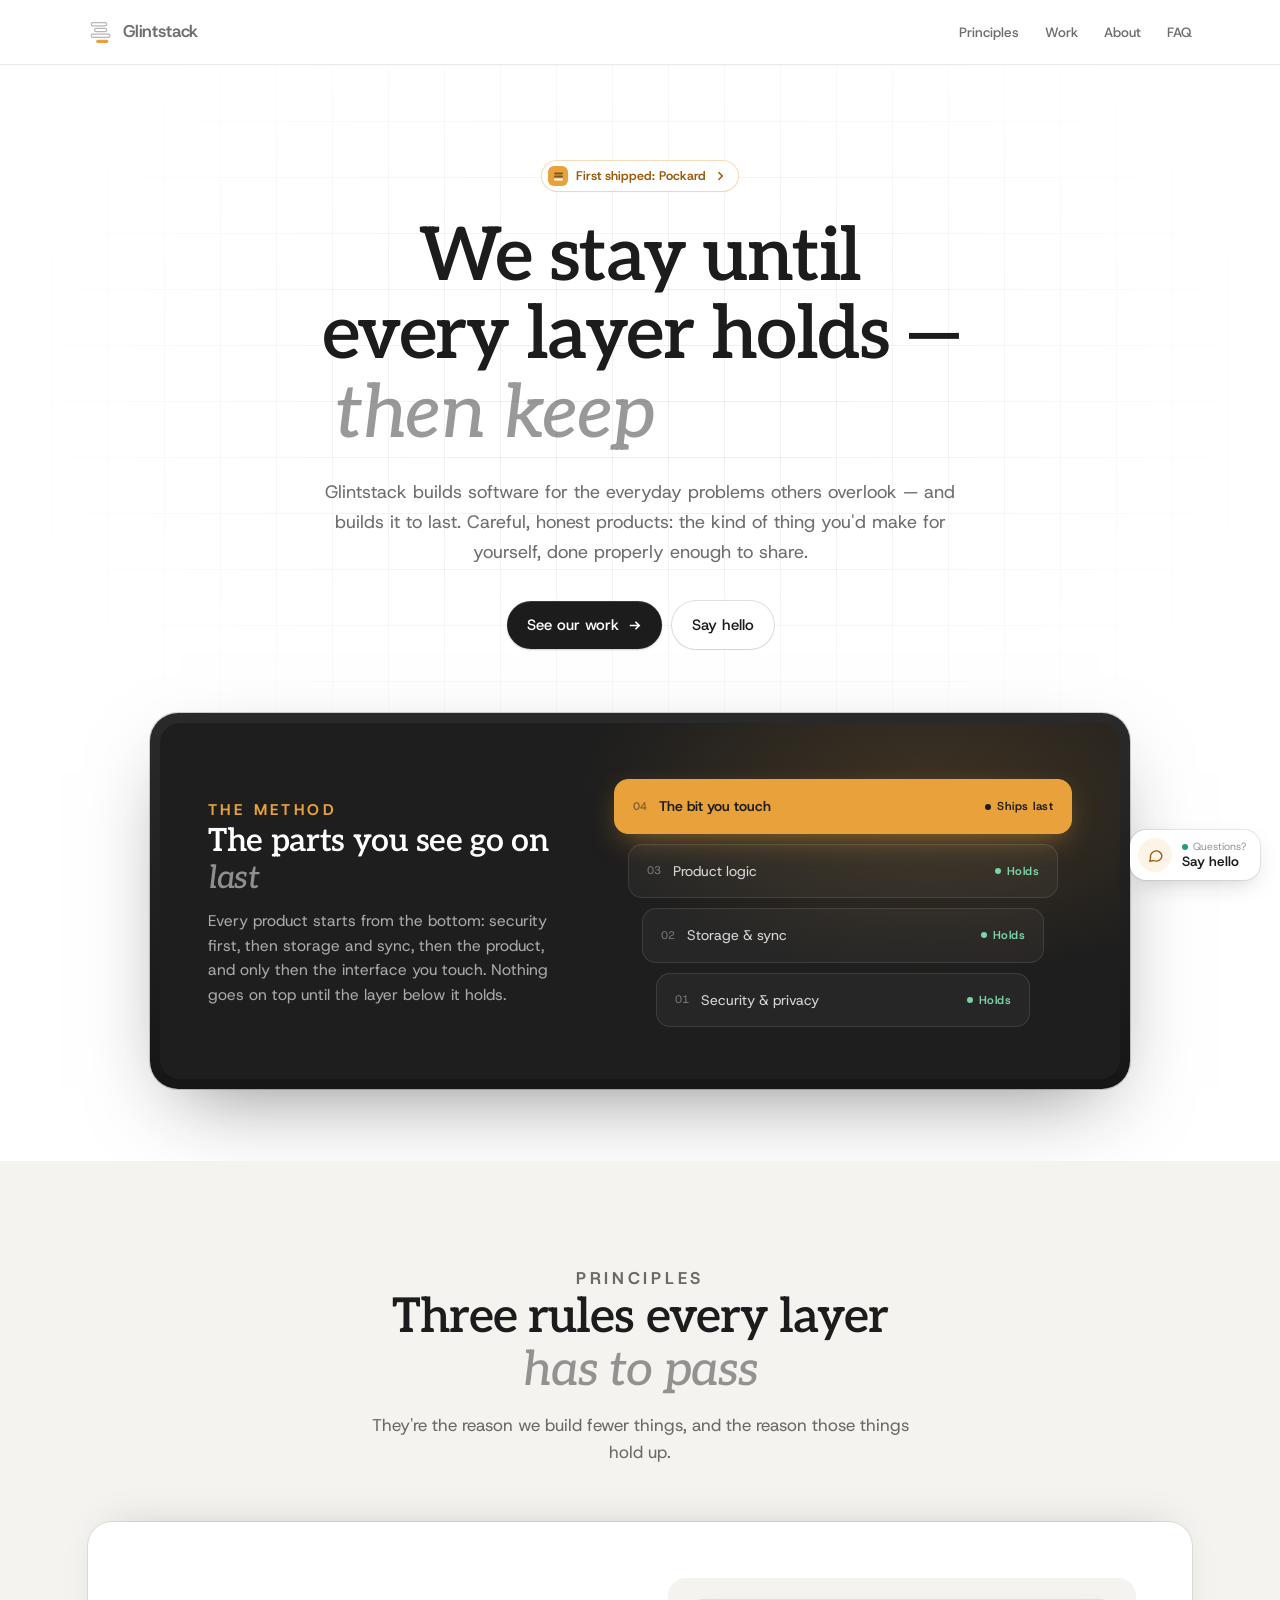
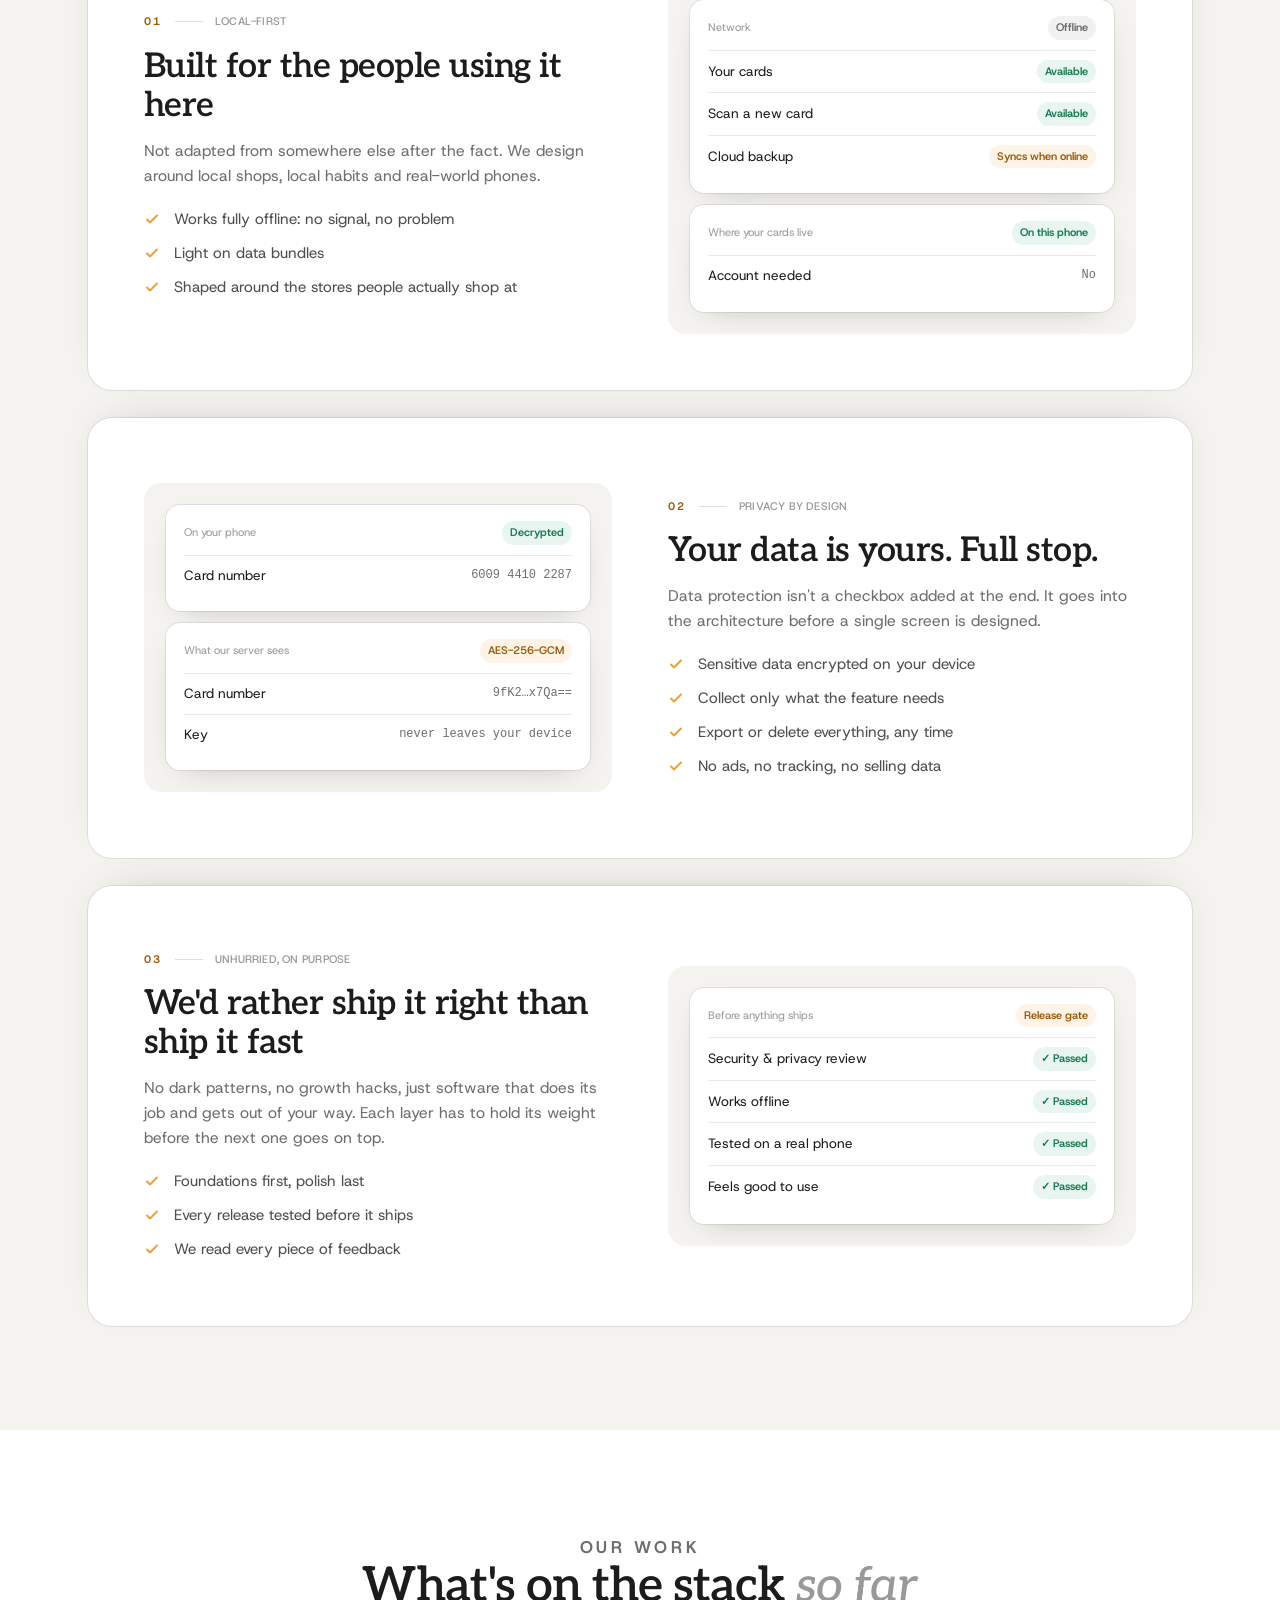
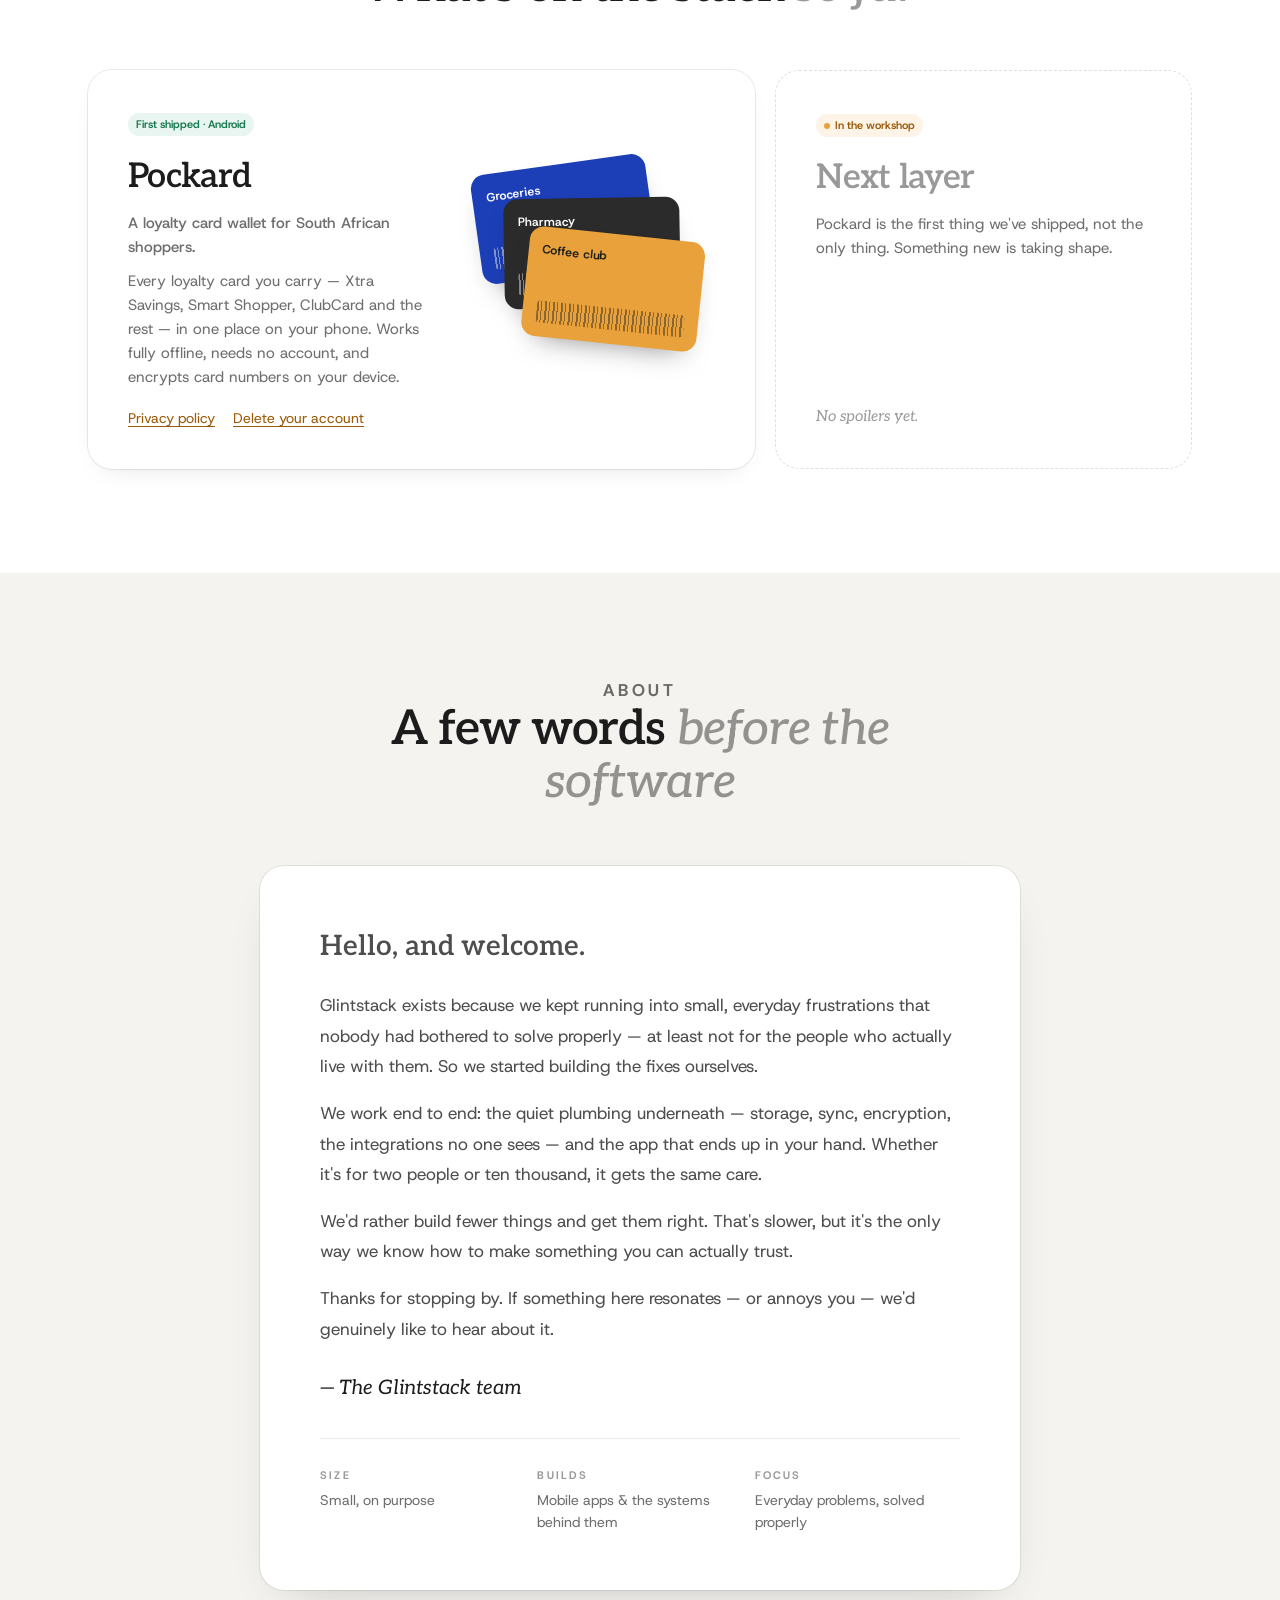
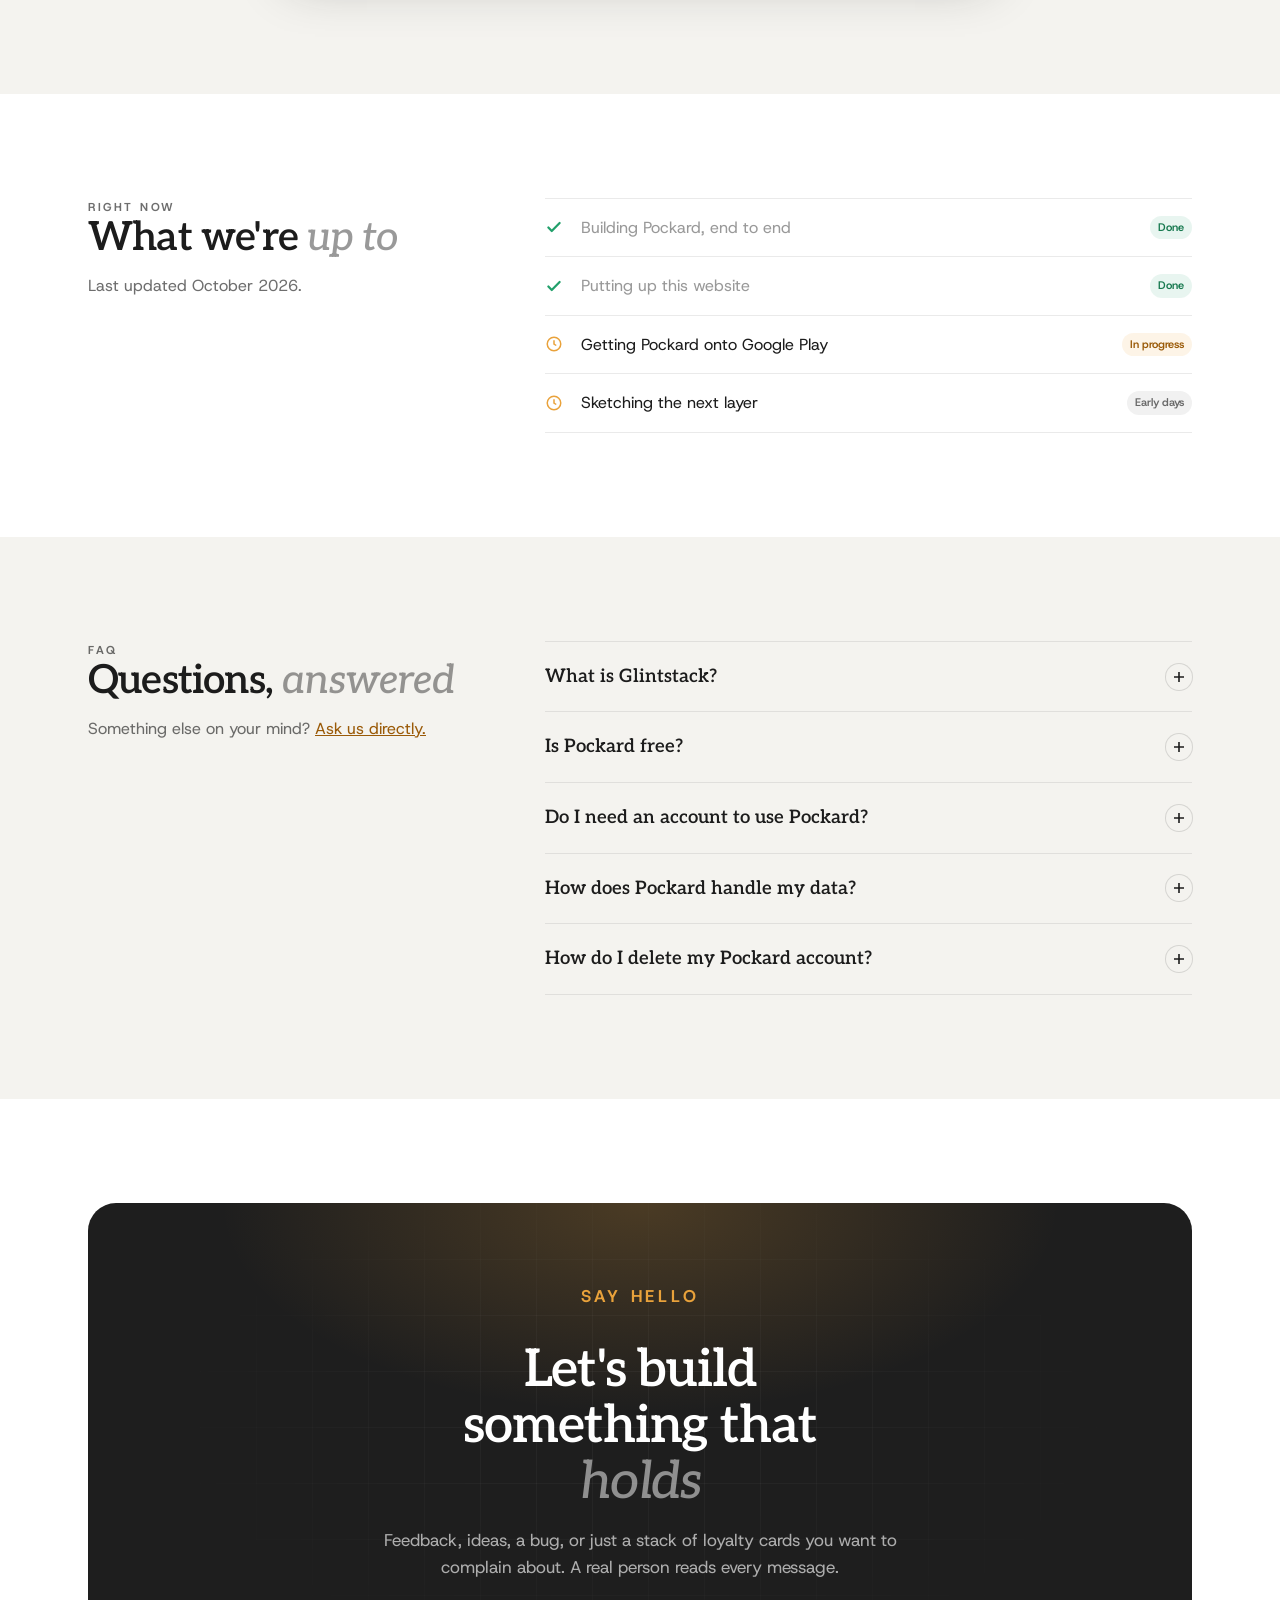
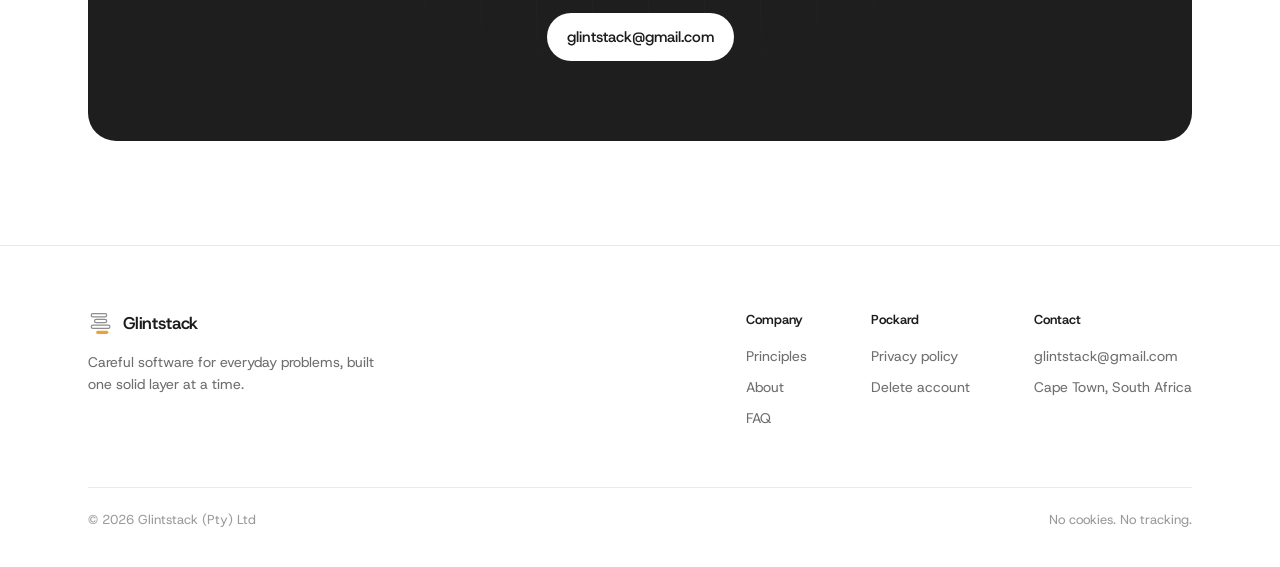
<file: index.html>
<!DOCTYPE html>
<html lang="en-ZA">
<head>
<meta charset="UTF-8">
<meta name="viewport" content="width=device-width, initial-scale=1, viewport-fit=cover">
<title>Glintstack — Software built to last, layer by layer</title>
<meta name="description" content="Glintstack builds careful, privacy-first software for the everyday problems others overlook — one solid layer at a time.">
<link rel="canonical" href="https://glintstack.co.za/">
<meta name="theme-color" content="#FFFFFF">
<link rel="icon" href="/favicon.svg" type="image/svg+xml">

<meta property="og:type" content="website">
<meta property="og:site_name" content="Glintstack">
<meta property="og:title" content="Glintstack — Software built to last, layer by layer">
<meta property="og:description" content="Careful, privacy-first software for the everyday problems others overlook — one solid layer at a time.">
<meta property="og:url" content="https://glintstack.co.za/">
<meta property="og:locale" content="en_ZA">
<meta name="twitter:card" content="summary">

<script type="application/ld+json">
{
  "@context": "https://schema.org",
  "@type": "Organization",
  "name": "Glintstack",
  "legalName": "Glintstack (Pty) Ltd",
  "url": "https://glintstack.co.za/",
  "logo": "https://glintstack.co.za/favicon.svg",
  "email": "glintstack@gmail.com",
  "address": { "@type": "PostalAddress", "addressCountry": "ZA" }
}
</script>

<link rel="preconnect" href="https://fonts.googleapis.com">
<link rel="preconnect" href="https://fonts.gstatic.com" crossorigin>
<link href="https://fonts.googleapis.com/css2?family=Aleo:ital,wght@0,500;0,600;1,500&family=Host+Grotesk:wght@400;500;600;700&display=swap" rel="stylesheet">
<link rel="stylesheet" href="/assets/site.css">

<style>
  /* ---------- hero ---------- */
  .hero { position: relative; padding: 96px 0 72px; text-align: center; overflow: hidden; }
  .hero::before {
    content: ''; position: absolute; inset: 0; pointer-events: none;
    background-image:
      linear-gradient(var(--line) 1px, transparent 1px),
      linear-gradient(90deg, var(--line) 1px, transparent 1px);
    background-size: 56px 56px; background-position: center top;
    mask-image: radial-gradient(ellipse 70% 60% at 50% 30%, #000 20%, transparent 75%);
    -webkit-mask-image: radial-gradient(ellipse 70% 60% at 50% 30%, #000 20%, transparent 75%);
    opacity: .7;
  }
  .hero > .wrap { position: relative; }
  .badge {
    display: inline-flex; align-items: center; gap: 8px; text-decoration: none;
    font-size: 12.5px; font-weight: 600; color: var(--accent-ink);
    background: #fff; border-radius: 999px; padding: 5px 12px 5px 6px; margin-bottom: 28px;
    box-shadow: 0 0 0 1px rgba(233,162,59,.35), 0 1px 2px rgba(28,28,28,.05);
  }
  .badge .b { width: 20px; height: 20px; border-radius: 6px; background: var(--accent); display: grid; place-items: center; }
  .badge .b svg { width: 13px; height: 13px; }
  .badge:hover { box-shadow: 0 0 0 1px rgba(233,162,59,.7), 0 2px 6px rgba(28,28,28,.06); }
  h1 { font-size: clamp(40px, 6.4vw, 74px); line-height: 1.06; letter-spacing: -0.02em; margin: 0 auto 24px; max-width: 15ch; }
  .sub { font-size: 18px; line-height: 1.65; color: var(--ink-2); max-width: 54ch; margin: 0 auto 34px; }
  .cta-row { display: flex; gap: 10px; justify-content: center; flex-wrap: wrap; }

  /* ---------- glint ---------- */
  /* headline: a light sweeps across the italic line */
  h1 em.glint {
    background: linear-gradient(100deg, rgba(28,28,28,.45) 0%, rgba(28,28,28,.45) 42%, #F2B85C 48%, #FFF4DC 50%, #F2B85C 52%, rgba(28,28,28,.45) 58%, rgba(28,28,28,.45) 100%);
    background-size: 300% 100%; background-position: 100% 0;
    -webkit-background-clip: text; background-clip: text; color: transparent;
    animation: sweep-text 6s ease-in-out 1.2s infinite;
    padding-right: .08em; /* keeps the italic overhang inside the clip */
  }
  @keyframes sweep-text { 0% { background-position: 100% 0; } 28%, 100% { background-position: 0% 0; } }

  /* four-point sparkle */
  .last { position: relative; white-space: nowrap; }
  .spark { position: absolute; right: -.42em; top: -.02em; width: .4em; height: .4em; color: var(--accent); pointer-events: none; }
  .spark svg { width: 100%; height: 100%; animation: twinkle 6s ease-in-out 1.2s infinite; transform-origin: center; opacity: 0; }
  @keyframes twinkle {
    0%, 22% { opacity: 0; transform: scale(.2) rotate(0deg); }
    30% { opacity: 1; transform: scale(1.1) rotate(45deg); }
    40% { opacity: .9; transform: scale(.85) rotate(90deg); }
    52%, 100% { opacity: 0; transform: scale(.2) rotate(135deg); }
  }

  /* background glints on the grid */
  .glints { position: absolute; inset: 0; pointer-events: none; }
  .glints i { position: absolute; width: 14px; height: 14px; margin: -7px 0 0 -7px; color: var(--accent); animation: twinkle var(--d, 7s) ease-in-out var(--w, 0s) infinite; opacity: 0; }
  .glints i svg { width: 100%; height: 100%; }
  @media (max-width: 700px) { .glints i:nth-child(n+3) { display: none; } }

  /* shine across badge and top layer */
  .shine { position: relative; overflow: hidden; isolation: isolate; }
  .shine::after {
    content: ''; position: absolute; top: 0; bottom: 0; left: -40%; width: 30%; z-index: 1; pointer-events: none;
    background: linear-gradient(100deg, transparent, rgba(255,255,255,.75), transparent);
    transform: skewX(-20deg); animation: shine var(--sd, 6s) ease-in-out var(--sw, 1.6s) infinite;
  }
  @keyframes shine { 0% { left: -40%; } 25%, 100% { left: 130%; } }

  /* hero frame: the stack */
  .frame {
    margin: 64px auto 0; max-width: 980px; border-radius: 28px; padding: 10px;
    background: linear-gradient(180deg, #2A2A2A, #161616);
    box-shadow: 0 30px 80px -30px rgba(28,28,28,.55), 0 0 0 1px rgba(28,28,28,.2);
  }
  .frame-inner {
    border-radius: 20px; background: #1E1E1E; position: relative; overflow: hidden;
    padding: 56px 48px 52px; display: grid; grid-template-columns: 1fr 1.25fr; gap: 40px; align-items: center; text-align: left;
    background-image: radial-gradient(500px 260px at 80% 20%, rgba(233,162,59,.16), transparent 70%);
  }
  @media (max-width: 820px) { .frame-inner { grid-template-columns: 1fr; padding: 36px 22px; } }
  .frame-copy .kicker { color: var(--accent); }
  .frame-copy h2 { color: #fff; font-size: clamp(24px, 3vw, 32px); line-height: 1.15; letter-spacing: -0.01em; margin: 0 0 12px; }
  .frame-copy h2 em { color: rgba(255,255,255,.5); }
  .frame-copy p { color: rgba(255,255,255,.62); margin: 0; font-size: 15.5px; }
  .layers { display: grid; gap: 10px; }
  .layer {
    display: flex; justify-content: space-between; align-items: center; gap: 12px;
    border-radius: 14px; padding: 15px 18px; font-size: 14px;
    background: rgba(255,255,255,.04); border: 1px solid rgba(255,255,255,.1); color: rgba(255,255,255,.82);
    animation: settle .8s var(--ease) both; animation-delay: calc(.2s + var(--i) * .12s);
  }
  .layer .l { display: flex; align-items: center; gap: 12px; }
  .layer .n { font-size: 11px; color: rgba(255,255,255,.4); font-variant-numeric: tabular-nums; }
  .layer .s { font-size: 11.5px; font-weight: 600; letter-spacing: .04em; color: #7DD3A8; display: flex; align-items: center; gap: 6px; white-space: nowrap; }
  .layer .s::before { content: ''; width: 6px; height: 6px; border-radius: 50%; background: currentColor; }
  .layer.top { background: var(--accent); border-color: var(--accent); color: var(--ink); font-weight: 600; box-shadow: 0 10px 30px -10px rgba(233,162,59,.6); }
  .layer.top .n { color: rgba(28,28,28,.5); }
  .layer.top .s { color: var(--ink); }
  .layer:nth-child(2) { margin: 0 14px; } .layer:nth-child(3) { margin: 0 28px; } .layer:nth-child(4) { margin: 0 42px; }
  @media (max-width: 600px) {
    .layer { padding: 13px 14px; font-size: 13.5px; }
    .layer:nth-child(2) { margin: 0 6px; } .layer:nth-child(3) { margin: 0 12px; } .layer:nth-child(4) { margin: 0 18px; }
  }
  @keyframes settle { from { opacity: 0; transform: translateY(-14px); } to { opacity: 1; transform: none; } }

  /* ---------- section heads ---------- */
  section { padding: 104px 0; }
  @media (max-width: 700px) { section { padding: 72px 0; } }
  .head { text-align: center; margin: 0 auto 56px; }
  .head h2 { font-size: clamp(32px, 4.4vw, 48px); line-height: 1.1; letter-spacing: -0.02em; margin: 0 auto 14px; max-width: 20ch; }
  .head p { color: var(--ink-2); font-size: 17px; max-width: 52ch; margin: 0 auto; }
  .panel { background: var(--panel); }

  /* ---------- stacking cards ---------- */
  .stack { display: grid; gap: 28px; }
  .scard {
    position: sticky; top: calc(88px + var(--i) * 18px);
    background: #fff; border-radius: var(--radius); padding: 56px;
    box-shadow: 0 0 0 1px var(--line), 0 -12px 40px -24px rgba(28,28,28,.25);
    display: grid; grid-template-columns: 1fr 1fr; gap: 56px; align-items: center; min-height: 440px;
  }
  .scard.flip .copy { order: 2; }
  @media (max-width: 860px) {
    .scard { position: relative; top: 0; grid-template-columns: 1fr; padding: 32px 24px; gap: 32px; min-height: 0; }
    .scard.flip .copy { order: 0; }
  }
  .num { display: flex; align-items: center; gap: 12px; margin-bottom: 16px; font-size: 11px; font-weight: 700; letter-spacing: .22em; text-transform: uppercase; color: var(--accent-ink); }
  .num span { color: var(--ink-3); font-weight: 500; letter-spacing: .02em; }
  .num i { width: 28px; height: 1px; background: var(--line-2); }
  .scard h3 { font-size: clamp(26px, 3vw, 34px); line-height: 1.15; letter-spacing: -0.015em; margin: 0 0 14px; }
  .scard p { color: var(--ink-2); margin: 0 0 18px; font-size: 15.5px; }
  .checks { list-style: none; padding: 0; margin: 0; display: grid; gap: 10px; }
  .checks li { display: grid; grid-template-columns: 20px 1fr; gap: 10px; font-size: 15px; color: rgba(28,28,28,.78); }
  .checks svg { width: 16px; height: 16px; color: var(--accent); margin-top: 4px; }

  /* mock panels inside cards */
  .mock { background: var(--panel); border-radius: 18px; padding: 22px; }
  .win { background: #fff; border-radius: 14px; box-shadow: 0 0 0 1px var(--line), 0 10px 30px -18px rgba(28,28,28,.35); padding: 16px 18px; font-size: 13.5px; }
  .win + .win { margin-top: 12px; }
  .win .t { display: flex; justify-content: space-between; align-items: center; font-size: 11px; color: var(--ink-3); margin-bottom: 10px; }
  .pill { display: inline-flex; align-items: center; gap: 5px; font-size: 11px; font-weight: 600; padding: 3px 8px; border-radius: 999px; }
  .pill.ok { background: rgba(34,160,107,.1); color: #17794F; }
  .pill.amber { background: var(--accent-soft); color: var(--accent-ink); }
  .pill.grey { background: rgba(28,28,28,.06); color: var(--ink-2); }
  .row { display: flex; justify-content: space-between; align-items: center; padding: 9px 0; border-top: 1px solid var(--line); gap: 10px; }
  .row:first-of-type { border-top: 0; }
  .mono { font-family: Monaco, Menlo, Consolas, monospace; font-size: 12px; color: var(--ink-2); }
  .bar { height: 8px; border-radius: 4px; background: rgba(28,28,28,.07); overflow: hidden; }
  .bar b { display: block; height: 100%; background: var(--accent); border-radius: 4px; }

  /* ---------- work ---------- */
  .work { display: grid; grid-template-columns: 1.6fr 1fr; gap: 20px; }
  @media (max-width: 900px) { .work { grid-template-columns: 1fr; } }
  .proj { border-radius: var(--radius); padding: 40px; position: relative; overflow: hidden; background: #fff; box-shadow: 0 0 0 1px var(--line), 0 10px 30px -20px rgba(28,28,28,.25); }
  .proj.pockard { display: grid; grid-template-columns: 1.15fr 1fr; gap: 28px; align-items: center; }
  @media (max-width: 640px) { .proj.pockard { grid-template-columns: 1fr; padding: 28px; } .proj { padding: 28px; } }
  .proj h3 { font-size: 34px; margin: 14px 0 6px; letter-spacing: -0.02em; }
  .proj .what { font-weight: 500; margin: 0 0 10px; }
  .proj p { color: var(--ink-2); margin: 0 0 18px; font-size: 15px; }
  .proj .links { display: flex; flex-wrap: wrap; gap: 6px 18px; font-size: 14px; }
  .proj .links a { color: var(--accent-ink); text-underline-offset: 3px; }
  .mini { position: relative; height: 210px; }
  .mc { position: absolute; left: 50%; width: 176px; height: 110px; border-radius: 14px; padding: 14px; color: #fff; font-size: 12px; font-weight: 600; display: flex; flex-direction: column; justify-content: space-between; transition: transform .5s var(--ease); box-shadow: 0 14px 28px -16px rgba(28,28,28,.55); }
  .mc i { display: block; height: 22px; border-radius: 3px; background: repeating-linear-gradient(90deg, currentColor 0 2px, transparent 2px 4px, currentColor 4px 5px, transparent 5px 8px); opacity: .45; }
  .mc.a { background: #1C3FB7; top: 0; transform: translateX(-62%) rotate(-8deg); }
  .mc.b { background: #2B2B2B; top: 34px; transform: translateX(-46%) rotate(-1deg); }
  .mc.c { background: var(--accent); color: var(--ink); top: 70px; transform: translateX(-34%) rotate(6deg); }
  .proj.pockard:hover .mc.a { transform: translateX(-70%) rotate(-12deg); }
  .proj.pockard:hover .mc.c { transform: translateX(-26%) rotate(10deg); }
  .proj.next { background: transparent; box-shadow: none; border: 1.5px dashed var(--line-2); display: flex; flex-direction: column; justify-content: space-between; min-height: 280px; }
  .proj.next h3 { color: var(--ink-3); }
  .proj.next .pill.amber::before { content: ''; width: 6px; height: 6px; border-radius: 50%; background: var(--accent); animation: pulse 2s ease-in-out infinite; }
  @keyframes pulse { 50% { opacity: .3; } }

  /* ---------- letter ---------- */
  .letter { max-width: 760px; margin: 0 auto; background: #fff; border-radius: var(--radius); padding: 56px 60px; box-shadow: 0 0 0 1px var(--line), 0 20px 50px -30px rgba(28,28,28,.3); }
  @media (max-width: 600px) { .letter { padding: 32px 24px; } }
  .letter .hello { font-family: var(--serif); font-size: 28px; font-weight: 600; margin: 0 0 18px; }
  .letter p { font-size: 17px; line-height: 1.8; color: rgba(28,28,28,.78); margin: 0 0 16px; }
  .letter .sign { font-family: var(--serif); font-style: italic; font-size: 20px; color: var(--ink); margin: 26px 0 0; }
  .facts { display: grid; grid-template-columns: repeat(3, 1fr); gap: 12px; margin-top: 32px; padding-top: 28px; border-top: 1px solid var(--line); }
  @media (max-width: 600px) { .facts { grid-template-columns: 1fr; } }
  .facts div { font-size: 14px; color: var(--ink-2); }
  .facts b { display: block; font-size: 11px; font-weight: 700; letter-spacing: .2em; text-transform: uppercase; color: var(--ink-3); margin-bottom: 4px; }

  /* ---------- now + faq ---------- */
  .split { display: grid; grid-template-columns: 0.85fr 1.4fr; gap: 64px; }
  @media (max-width: 880px) { .split { grid-template-columns: 1fr; gap: 28px; } }
  .split h2 { font-size: clamp(30px, 3.6vw, 40px); line-height: 1.12; letter-spacing: -0.02em; margin: 0 0 12px; }
  .split .side p { color: var(--ink-2); margin: 0; }
  .now { list-style: none; padding: 0; margin: 0; }
  .now li { display: grid; grid-template-columns: 26px 1fr auto; gap: 10px; align-items: center; padding: 16px 0; border-bottom: 1px solid var(--line); font-size: 16px; }
  .now li:first-child { border-top: 1px solid var(--line); }
  .now svg { width: 18px; height: 18px; color: var(--accent); }
  .now li.done svg { color: #22A06B; }
  .now li.done .tx { color: var(--ink-3); }
  details { border-bottom: 1px solid var(--line); }
  details:first-of-type { border-top: 1px solid var(--line); }
  summary { list-style: none; cursor: pointer; display: flex; justify-content: space-between; align-items: center; gap: 16px; padding: 20px 0; font-family: var(--serif); font-weight: 600; font-size: 18.5px; }
  summary::-webkit-details-marker { display: none; }
  summary .pm { flex: none; width: 26px; height: 26px; border-radius: 50%; display: grid; place-items: center; box-shadow: 0 0 0 1px var(--line-2); transition: transform .3s var(--ease); }
  summary .pm svg { width: 12px; height: 12px; }
  details[open] summary .pm { transform: rotate(45deg); }
  details .ans { padding: 0 42px 22px 0; color: var(--ink-2); }
  details .ans a { color: var(--accent-ink); }

  /* ---------- cta ---------- */
  .cta { padding: 0 0 104px; }
  .cta-card {
    border-radius: 28px; padding: 80px 32px; text-align: center; position: relative; overflow: hidden;
    background: #1E1E1E; color: #fff;
    background-image: radial-gradient(600px 300px at 50% 0%, rgba(233,162,59,.22), transparent 70%);
  }
  .cta-card::before {
    content: ''; position: absolute; inset: 0; pointer-events: none;
    background-image: linear-gradient(rgba(255,255,255,.05) 1px, transparent 1px), linear-gradient(90deg, rgba(255,255,255,.05) 1px, transparent 1px);
    background-size: 56px 56px; mask-image: radial-gradient(ellipse 60% 70% at 50% 40%, #000, transparent 75%); -webkit-mask-image: radial-gradient(ellipse 60% 70% at 50% 40%, #000, transparent 75%);
  }
  .cta-card > * { position: relative; }
  .cta-card .kicker { color: var(--accent); }
  .cta-card h2 { color: #fff; font-size: clamp(32px, 4.6vw, 52px); line-height: 1.08; letter-spacing: -0.02em; margin: 0 auto 16px; max-width: 16ch; }
  .cta-card h2 em { color: rgba(255,255,255,.5); }
  .cta-card p { color: rgba(255,255,255,.64); max-width: 48ch; margin: 0 auto 32px; font-size: 17px; }
  .cta-card .btn-light { box-shadow: none; }
</style>
<script>document.documentElement.classList.add('js');</script>
</head>
<body>
<a class="skip" href="#main">Skip to content</a>

<svg width="0" height="0" style="position:absolute" aria-hidden="true">
  <symbol id="mark" viewBox="0 0 64 64">
    <rect x="8" y="9" width="38" height="8" rx="4" fill="none" stroke="currentColor" stroke-opacity=".5" stroke-width="3"/>
    <rect x="16" y="23" width="30" height="8" rx="4" fill="none" stroke="currentColor" stroke-opacity=".5" stroke-width="3"/>
    <rect x="8" y="37" width="46" height="8" rx="4" fill="none" stroke="currentColor" stroke-opacity=".5" stroke-width="3"/>
    <rect x="20" y="51" width="30" height="8" rx="4" fill="#E9A23B"/>
  </symbol>
  <symbol id="spark" viewBox="0 0 24 24"><path d="M12 0c.7 6.2 5.8 11.3 12 12-6.2.7-11.3 5.8-12 12-.7-6.2-5.8-11.3-12-12C6.2 11.3 11.3 6.2 12 0z" fill="currentColor"/></symbol>
  <symbol id="check" viewBox="0 0 16 16"><path d="M3 8.5l3 3 7-7" fill="none" stroke="currentColor" stroke-width="2" stroke-linecap="round" stroke-linejoin="round"/></symbol>
</svg>

<header class="site-header">
  <nav class="wrap nav" aria-label="Main">
    <a class="brand" href="/" aria-label="Glintstack home">
      <svg viewBox="0 0 64 64" aria-hidden="true"><use href="#mark"/></svg>
      <span class="word">Glintstack</span>
    </a>
    <ul>
      <li class="hide-sm"><a href="#principles">Principles</a></li>
      <li class="hide-sm"><a href="#work">Work</a></li>
      <li class="hide-sm"><a href="#about">About</a></li>
      <li><a href="#faq">FAQ</a></li>
    </ul>
  </nav>
</header>

<main id="main">
  <!-- HERO -->
  <div class="hero">
    <div class="glints" aria-hidden="true">
      <i style="left:14%;top:22%;--d:7s;--w:.4s"><svg viewBox="0 0 24 24"><use href="#spark"/></svg></i>
      <i style="left:86%;top:30%;--d:8s;--w:2.6s"><svg viewBox="0 0 24 24"><use href="#spark"/></svg></i>
      <i style="left:22%;top:62%;--d:9s;--w:4.2s;width:10px;height:10px"><svg viewBox="0 0 24 24"><use href="#spark"/></svg></i>
      <i style="left:79%;top:58%;--d:7.5s;--w:5.5s;width:10px;height:10px"><svg viewBox="0 0 24 24"><use href="#spark"/></svg></i>
    </div>
    <div class="wrap">
      <a class="badge shine" href="#work" style="--sw:3.4s;--sd:7s">
        <span class="b"><svg viewBox="0 0 64 64" aria-hidden="true" style="color:#1C1C1C"><rect x="10" y="12" width="44" height="10" rx="5" fill="currentColor" opacity=".55"/><rect x="10" y="27" width="44" height="10" rx="5" fill="currentColor" opacity=".55"/><rect x="10" y="42" width="44" height="10" rx="5" fill="#fff"/></svg></span>
        First shipped: Pockard
        <svg viewBox="0 0 16 16" width="12" height="12" fill="none" stroke="currentColor" stroke-width="2" aria-hidden="true"><path d="M6 3l5 5-5 5"/></svg>
      </a>
      <h1>We stay until every layer holds — <em class="glint">then keep <span class="last">building<span class="spark" aria-hidden="true"><svg viewBox="0 0 24 24"><use href="#spark"/></svg></span></span></em></h1>
      <p class="sub">Glintstack builds software for the everyday problems others overlook — and builds it to last. Careful, honest products: the kind of thing you'd make for yourself, done properly enough to share.</p>
      <div class="cta-row">
        <a class="btn btn-dark" href="#work">See our work
          <svg viewBox="0 0 16 16" fill="none" stroke="currentColor" stroke-width="1.8" aria-hidden="true"><path d="M3 8h10M9 4l4 4-4 4"/></svg>
        </a>
        <a class="btn btn-light" href="mailto:glintstack@gmail.com">Say hello</a>
      </div>

      <div class="frame reveal" aria-label="How a Glintstack product is built">
        <div class="frame-inner">
          <div class="frame-copy">
            <p class="kicker">The method</p>
            <h2>The parts you see go on <em>last</em></h2>
            <p>Every product starts from the bottom: security first, then storage and sync, then the product, and only then the interface you touch. Nothing goes on top until the layer below it holds.</p>
          </div>
          <div class="layers" aria-hidden="true">
            <div class="layer top shine" style="--i:3;--sw:2.2s"><span class="l"><span class="n">04</span>The bit you touch</span><span class="s">Ships last</span></div>
            <div class="layer" style="--i:2"><span class="l"><span class="n">03</span>Product logic</span><span class="s">Holds</span></div>
            <div class="layer" style="--i:1"><span class="l"><span class="n">02</span>Storage &amp; sync</span><span class="s">Holds</span></div>
            <div class="layer" style="--i:0"><span class="l"><span class="n">01</span>Security &amp; privacy</span><span class="s">Holds</span></div>
          </div>
        </div>
      </div>
    </div>
  </div>

  <!-- PRINCIPLES (stacking cards) -->
  <section class="panel" id="principles">
    <div class="wrap">
      <div class="head reveal">
        <p class="kicker">Principles</p>
        <h2>Three rules every layer <em>has to pass</em></h2>
        <p>They're the reason we build fewer things, and the reason those things hold up.</p>
      </div>

      <div class="stack">
        <article class="scard" style="--i:0">
          <div class="copy">
            <div class="num">01 <i></i><span>Local-first</span></div>
            <h3>Built for the people using it here</h3>
            <p>Not adapted from somewhere else after the fact. We design around local shops, local habits and real-world phones.</p>
            <ul class="checks">
              <li><svg aria-hidden="true"><use href="#check"/></svg>Works fully offline: no signal, no problem</li>
              <li><svg aria-hidden="true"><use href="#check"/></svg>Light on data bundles</li>
              <li><svg aria-hidden="true"><use href="#check"/></svg>Shaped around the stores people actually shop at</li>
            </ul>
          </div>
          <div class="mock" aria-hidden="true">
            <div class="win">
              <div class="t"><span>Network</span><span class="pill grey">Offline</span></div>
              <div class="row"><span>Your cards</span><span class="pill ok">Available</span></div>
              <div class="row"><span>Scan a new card</span><span class="pill ok">Available</span></div>
              <div class="row"><span>Cloud backup</span><span class="pill amber">Syncs when online</span></div>
            </div>
            <div class="win">
              <div class="t"><span>Where your cards live</span><span class="pill ok">On this phone</span></div>
              <div class="row"><span>Account needed</span><span class="mono">No</span></div>
            </div>
          </div>
        </article>

        <article class="scard flip" style="--i:1">
          <div class="copy">
            <div class="num">02 <i></i><span>Privacy by design</span></div>
            <h3>Your data is yours. Full stop.</h3>
            <p>Data protection isn't a checkbox added at the end. It goes into the architecture before a single screen is designed.</p>
            <ul class="checks">
              <li><svg aria-hidden="true"><use href="#check"/></svg>Sensitive data encrypted on your device</li>
              <li><svg aria-hidden="true"><use href="#check"/></svg>Collect only what the feature needs</li>
              <li><svg aria-hidden="true"><use href="#check"/></svg>Export or delete everything, any time</li>
              <li><svg aria-hidden="true"><use href="#check"/></svg>No ads, no tracking, no selling data</li>
            </ul>
          </div>
          <div class="mock" aria-hidden="true">
            <div class="win">
              <div class="t"><span>On your phone</span><span class="pill ok">Decrypted</span></div>
              <div class="row"><span>Card number</span><span class="mono">6009 4410 2287</span></div>
            </div>
            <div class="win">
              <div class="t"><span>What our server sees</span><span class="pill amber">AES-256-GCM</span></div>
              <div class="row"><span>Card number</span><span class="mono">9fK2…x7Qa==</span></div>
              <div class="row"><span>Key</span><span class="mono">never leaves your device</span></div>
            </div>
          </div>
        </article>

        <article class="scard" style="--i:2">
          <div class="copy">
            <div class="num">03 <i></i><span>Unhurried, on purpose</span></div>
            <h3>We'd rather ship it right than ship it fast</h3>
            <p>No dark patterns, no growth hacks, just software that does its job and gets out of your way. Each layer has to hold its weight before the next one goes on top.</p>
            <ul class="checks">
              <li><svg aria-hidden="true"><use href="#check"/></svg>Foundations first, polish last</li>
              <li><svg aria-hidden="true"><use href="#check"/></svg>Every release tested before it ships</li>
              <li><svg aria-hidden="true"><use href="#check"/></svg>We read every piece of feedback</li>
            </ul>
          </div>
          <div class="mock" aria-hidden="true">
            <div class="win">
              <div class="t"><span>Before anything ships</span><span class="pill amber">Release gate</span></div>
              <div class="row"><span>Security &amp; privacy review</span><span class="pill ok">✓ Passed</span></div>
              <div class="row"><span>Works offline</span><span class="pill ok">✓ Passed</span></div>
              <div class="row"><span>Tested on a real phone</span><span class="pill ok">✓ Passed</span></div>
              <div class="row"><span>Feels good to use</span><span class="pill ok">✓ Passed</span></div>
            </div>
          </div>
        </article>
      </div>
    </div>
  </section>

  <!-- WORK -->
  <section id="work">
    <div class="wrap">
      <div class="head reveal">
        <p class="kicker">Our work</p>
        <h2>What's on the stack <em>so far</em></h2>
      </div>
      <div class="work">
        <article class="proj pockard reveal" id="pockard">
          <div>
            <span class="pill ok">First shipped · Android</span>
            <h3>Pockard</h3>
            <p class="what">A loyalty card wallet for South African shoppers.</p>
            <p>Every loyalty card you carry — Xtra Savings, Smart Shopper, ClubCard and the rest — in one place on your phone. Works fully offline, needs no account, and encrypts card numbers on your device.</p>
            <div class="links">
              <a href="/pockard/privacy/">Privacy policy</a>
              <a href="/pockard/delete-account/">Delete your account</a>
            </div>
          </div>
          <div class="mini" aria-hidden="true">
            <div class="mc a"><span>Groceries</span><i></i></div>
            <div class="mc b"><span>Pharmacy</span><i></i></div>
            <div class="mc c"><span>Coffee club</span><i></i></div>
          </div>
        </article>
        <article class="proj next reveal">
          <div>
            <span class="pill amber">In the workshop</span>
            <h3>Next layer</h3>
            <p>Pockard is the first thing we've shipped, not the only thing. Something new is taking shape.</p>
          </div>
          <p style="margin:0;font-family:var(--serif);font-style:italic;color:var(--ink-3)">No spoilers yet.</p>
        </article>
      </div>
    </div>
  </section>

  <!-- ABOUT -->
  <section class="panel" id="about">
    <div class="wrap">
      <div class="head reveal">
        <p class="kicker">About</p>
        <h2>A few words <em>before the software</em></h2>
      </div>
      <article class="letter reveal">
        <p class="hello">Hello, and welcome.</p>
        <p>Glintstack exists because we kept running into small, everyday frustrations that nobody had bothered to solve properly — at least not for the people who actually live with them. So we started building the fixes ourselves.</p>
        <p>We work end to end: the quiet plumbing underneath — storage, sync, encryption, the integrations no one sees — and the app that ends up in your hand. Whether it's for two people or ten thousand, it gets the same care.</p>
        <p>We'd rather build fewer things and get them right. That's slower, but it's the only way we know how to make something you can actually trust.</p>
        <p>Thanks for stopping by. If something here resonates — or annoys you — we'd genuinely like to hear about it.</p>
        <p class="sign">— The Glintstack team</p>
        <div class="facts">
          <div><b>Size</b>Small, on purpose</div>
          <div><b>Builds</b>Mobile apps &amp; the systems behind them</div>
          <div><b>Focus</b>Everyday problems, solved properly</div>
        </div>
      </article>
    </div>
  </section>

  <!-- NOW -->
  <section id="now">
    <div class="wrap split">
      <div class="side reveal">
        <p class="kicker">Right now</p>
        <h2>What we're <em>up to</em></h2>
        <p>Last updated October 2026.</p>
      </div>
      <ul class="now reveal">
        <li class="done"><svg aria-hidden="true"><use href="#check"/></svg><span class="tx">Building Pockard, end to end</span><span class="pill ok">Done</span></li>
        <li class="done"><svg aria-hidden="true"><use href="#check"/></svg><span class="tx">Putting up this website</span><span class="pill ok">Done</span></li>
        <li><svg viewBox="0 0 24 24" fill="none" stroke="currentColor" stroke-width="2" aria-hidden="true"><circle cx="12" cy="12" r="9"/><path d="M12 7v5l3 2"/></svg><span class="tx">Getting Pockard onto Google Play</span><span class="pill amber">In progress</span></li>
        <li><svg viewBox="0 0 24 24" fill="none" stroke="currentColor" stroke-width="2" aria-hidden="true"><circle cx="12" cy="12" r="9"/><path d="M12 7v5l3 2"/></svg><span class="tx">Sketching the next layer</span><span class="pill grey">Early days</span></li>
      </ul>
    </div>
  </section>

  <!-- FAQ -->
  <section class="panel" id="faq">
    <div class="wrap split">
      <div class="side reveal">
        <p class="kicker">FAQ</p>
        <h2>Questions, <em>answered</em></h2>
        <p>Something else on your mind? <a href="mailto:glintstack@gmail.com" style="color:var(--accent-ink)">Ask us directly.</a></p>
      </div>
      <div class="reveal">
        <details>
          <summary>What is Glintstack?<span class="pm"><svg viewBox="0 0 12 12" fill="none" stroke="currentColor" stroke-width="1.6"><path d="M6 1v10M1 6h10"/></svg></span></summary>
          <div class="ans">Glintstack (Pty) Ltd is an independent software company. We build mobile apps and the systems behind them, focused on everyday problems that deserve a careful, privacy-first solution.</div>
        </details>
        <details>
          <summary>Is Pockard free?<span class="pm"><svg viewBox="0 0 12 12" fill="none" stroke="currentColor" stroke-width="1.6"><path d="M6 1v10M1 6h10"/></svg></span></summary>
          <div class="ans">Yes. Pockard is free, with no in-app purchases and no subscriptions.</div>
        </details>
        <details>
          <summary>Do I need an account to use Pockard?<span class="pm"><svg viewBox="0 0 12 12" fill="none" stroke="currentColor" stroke-width="1.6"><path d="M6 1v10M1 6h10"/></svg></span></summary>
          <div class="ans">No. Pockard works fully offline without an account, and your cards stay on your phone. Signing in is optional and only needed if you want cloud backup or to sync between devices.</div>
        </details>
        <details>
          <summary>How does Pockard handle my data?<span class="pm"><svg viewBox="0 0 12 12" fill="none" stroke="currentColor" stroke-width="1.6"><path d="M6 1v10M1 6h10"/></svg></span></summary>
          <div class="ans">Card numbers and notes are encrypted on your device, including before any backup is uploaded, so we can't read them. There are no ads, no analytics and no tracking. The full details are in the <a href="/pockard/privacy/">Pockard privacy policy</a>.</div>
        </details>
        <details>
          <summary>How do I delete my Pockard account?<span class="pm"><svg viewBox="0 0 12 12" fill="none" stroke="currentColor" stroke-width="1.6"><path d="M6 1v10M1 6h10"/></svg></span></summary>
          <div class="ans">In the app, go to Settings → My data → Delete all my data. If you no longer have the app, follow the steps on our <a href="/pockard/delete-account/">account deletion page</a>.</div>
        </details>
      </div>
    </div>
  </section>

  <!-- CTA -->
  <section class="cta" id="contact" style="padding-top:104px">
    <div class="wrap">
      <div class="cta-card reveal">
        <p class="kicker">Say hello</p>
        <h2>Let's build something that <em>holds</em></h2>
        <p>Feedback, ideas, a bug, or just a stack of loyalty cards you want to complain about. A real person reads every message.</p>
        <div class="cta-row">
          <a class="btn btn-light" href="mailto:glintstack@gmail.com">glintstack@gmail.com</a>
        </div>
      </div>
    </div>
  </section>
</main>

<footer class="site">
  <div class="wrap">
    <div class="foot">
      <div>
        <a class="brand" href="/" aria-label="Glintstack home">
          <svg viewBox="0 0 64 64" aria-hidden="true"><use href="#mark"/></svg>
          <span class="word">Glintstack</span>
        </a>
        <p>Careful software for everyday problems, built one solid layer at a time.</p>
      </div>
      <div class="foot-links">
        <div>
          <h4>Company</h4>
          <a href="#principles">Principles</a>
          <a href="#about">About</a>
          <a href="#faq">FAQ</a>
        </div>
        <div>
          <h4>Pockard</h4>
          <a href="/pockard/privacy/">Privacy policy</a>
          <a href="/pockard/delete-account/">Delete account</a>
        </div>
        <div>
          <h4>Contact</h4>
          <a href="mailto:glintstack@gmail.com">glintstack@gmail.com</a>
          <span>Cape Town, South Africa</span>
        </div>
      </div>
    </div>
    <div class="legal">
      <span>© <span id="yr">2026</span> Glintstack (Pty) Ltd</span>
      <span>No cookies. No tracking.</span>
    </div>
  </div>
</footer>

<a class="chip" href="mailto:glintstack@gmail.com" aria-label="Email Glintstack">
  <span class="ic"><svg viewBox="0 0 24 24" fill="none" stroke="currentColor" stroke-width="1.8" aria-hidden="true"><path d="M21 12a8 8 0 0 1-11.6 7.1L4 20l1-4.6A8 8 0 1 1 21 12z"/></svg></span>
  <span><small>Questions?</small><b>Say hello</b></span>
</a>

<script>
  document.getElementById('yr').textContent = new Date().getFullYear();
  var els = document.querySelectorAll('.reveal');
  if ('IntersectionObserver' in window) {
    var io = new IntersectionObserver(function (entries) {
      entries.forEach(function (e) { if (e.isIntersecting) { e.target.classList.add('in'); io.unobserve(e.target); } });
    }, { rootMargin: '0px 0px -8% 0px', threshold: 0.06 });
    els.forEach(function (el) { io.observe(el); });
  } else { els.forEach(function (el) { el.classList.add('in'); }); }
</script>
</body>
</html>
</file>
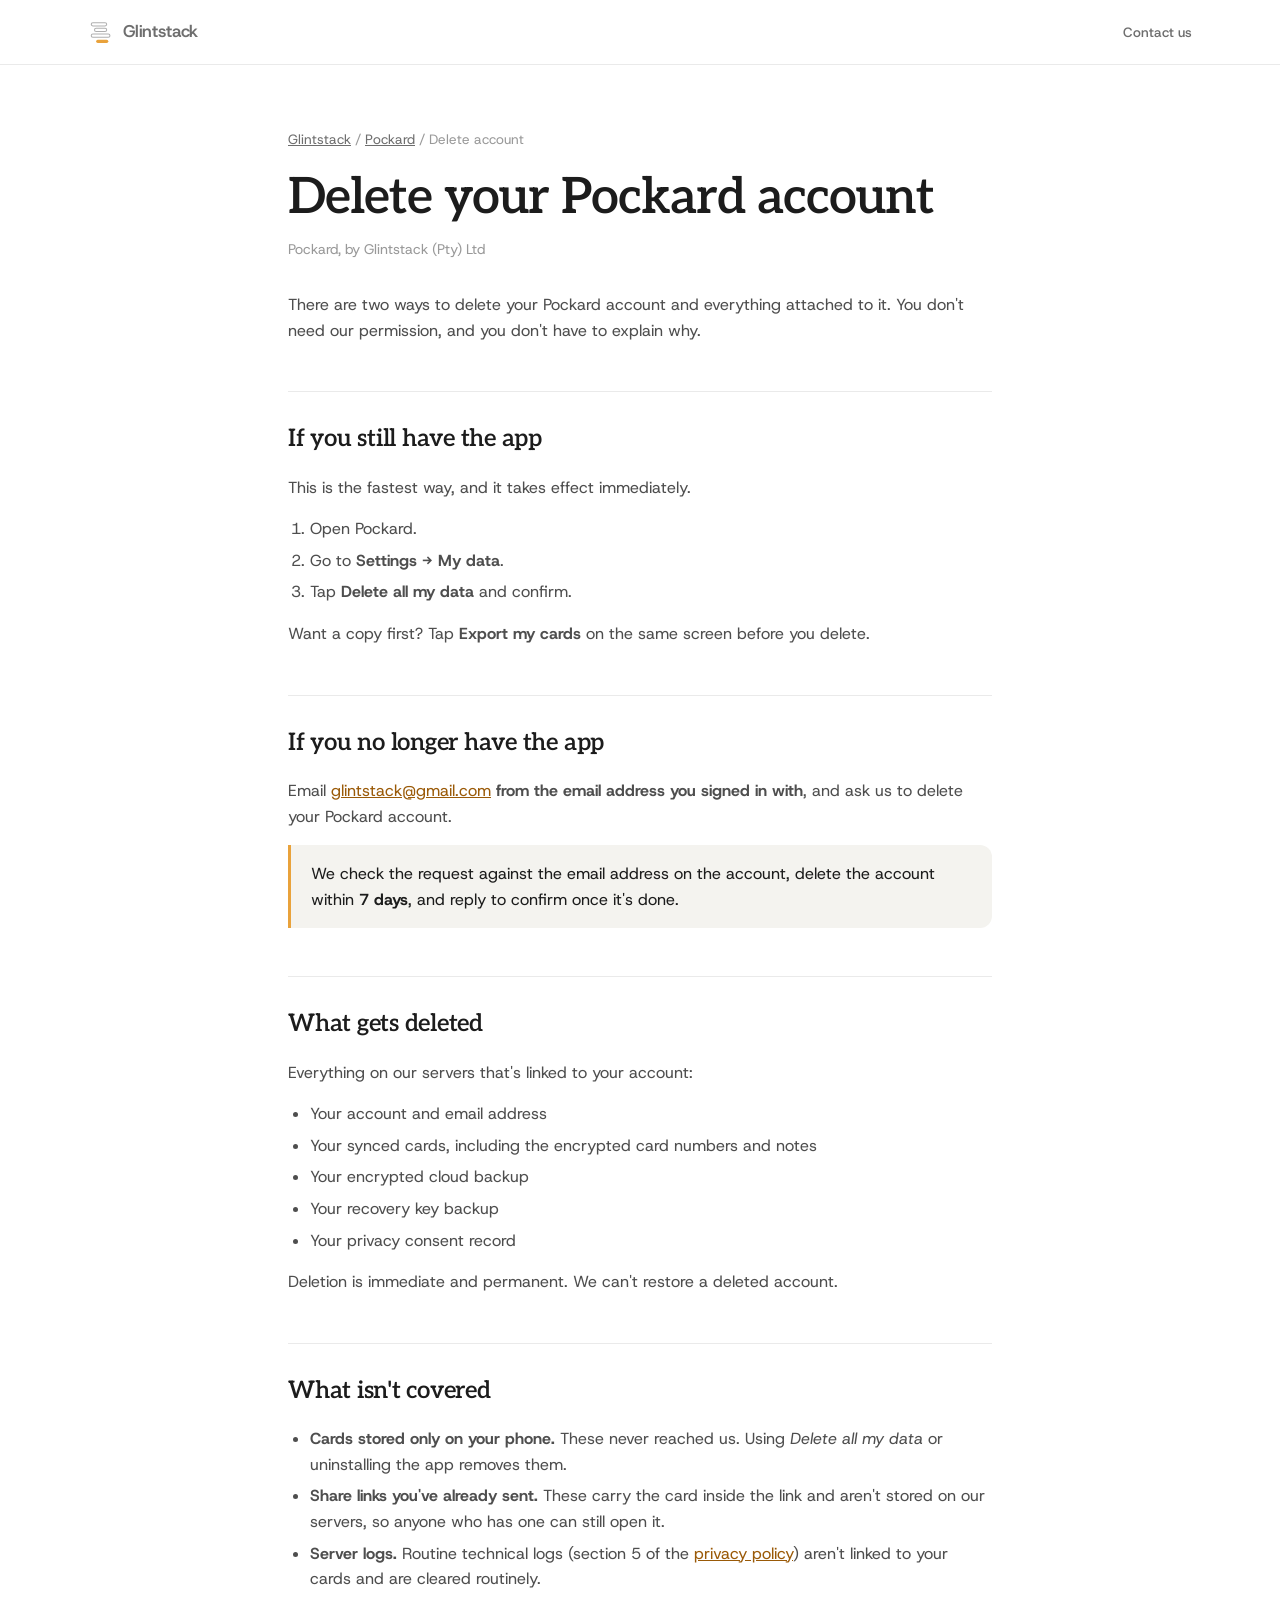
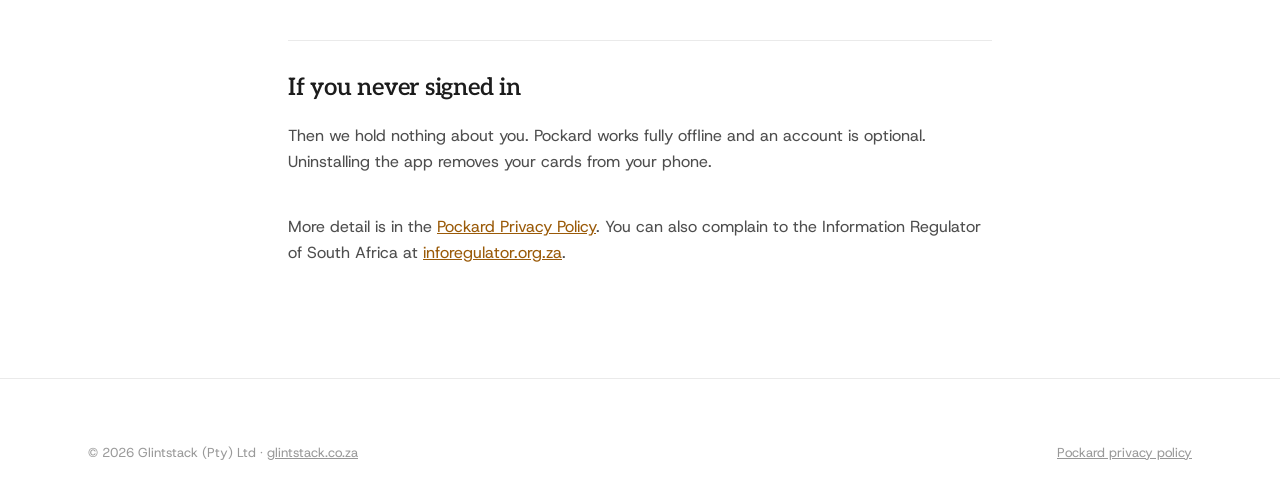
<file: pockard/delete-account/index.html>
<!DOCTYPE html>
<html lang="en-ZA">
<head>
<meta charset="UTF-8">
<meta name="viewport" content="width=device-width, initial-scale=1, viewport-fit=cover">
<title>Delete your Pockard account — Glintstack</title>
<meta name="description" content="How to delete your Pockard account and all associated data, with or without the app installed.">
<link rel="canonical" href="https://glintstack.co.za/pockard/delete-account/">
<meta name="theme-color" content="#FFFFFF">
<link rel="icon" href="/favicon.svg" type="image/svg+xml">
<link rel="preconnect" href="https://fonts.googleapis.com">
<link rel="preconnect" href="https://fonts.gstatic.com" crossorigin>
<link href="https://fonts.googleapis.com/css2?family=Aleo:wght@500;600&family=Host+Grotesk:wght@400;500;600;700&display=swap" rel="stylesheet">
<link rel="stylesheet" href="/assets/site.css">
</head>
<body>
<a class="skip" href="#main">Skip to content</a>
<header class="site-header">
  <nav class="wrap nav" aria-label="Main">
    <a class="brand" href="/" aria-label="Glintstack home">
      <svg viewBox="0 0 64 64" aria-hidden="true"><rect x="8" y="9" width="38" height="8" rx="4" fill="none" stroke="currentColor" stroke-opacity=".55" stroke-width="2.6"/><rect x="16" y="23" width="30" height="8" rx="4" fill="none" stroke="currentColor" stroke-opacity=".55" stroke-width="2.6"/><rect x="8" y="37" width="46" height="8" rx="4" fill="none" stroke="currentColor" stroke-opacity=".55" stroke-width="2.6"/><rect x="20" y="51" width="30" height="8" rx="4" fill="#E9A23B"/></svg>
      <span class="word">Glintstack</span>
    </a>
    <ul><li><a class="btn-sm" href="mailto:glintstack@gmail.com">Contact us</a></li></ul>
  </nav>
</header>

<main id="main" class="doc">
  <div class="wrap narrow">
    <p class="crumb"><a href="/">Glintstack</a> / <a href="/#pockard">Pockard</a> / Delete account</p>
    <h1>Delete your Pockard account</h1>
    <p class="meta">Pockard, by Glintstack (Pty) Ltd</p>
    <p>There are two ways to delete your Pockard account and everything attached to it. You don't need our permission, and you don't have to explain why.</p>

    <h2>If you still have the app</h2>
    <p>This is the fastest way, and it takes effect immediately.</p>
    <ol>
      <li>Open Pockard.</li>
      <li>Go to <strong>Settings → My data</strong>.</li>
      <li>Tap <strong>Delete all my data</strong> and confirm.</li>
    </ol>
    <p>Want a copy first? Tap <strong>Export my cards</strong> on the same screen before you delete.</p>

    <h2>If you no longer have the app</h2>
    <p>Email <a href="mailto:glintstack@gmail.com?subject=Pockard%20account%20deletion%20request">glintstack@gmail.com</a> <strong>from the email address you signed in with</strong>, and ask us to delete your Pockard account.</p>
    <div class="callout">We check the request against the email address on the account, delete the account within <strong>7 days</strong>, and reply to confirm once it's done.</div>

    <h2>What gets deleted</h2>
    <p>Everything on our servers that's linked to your account:</p>
    <ul>
      <li>Your account and email address</li>
      <li>Your synced cards, including the encrypted card numbers and notes</li>
      <li>Your encrypted cloud backup</li>
      <li>Your recovery key backup</li>
      <li>Your privacy consent record</li>
    </ul>
    <p>Deletion is immediate and permanent. We can't restore a deleted account.</p>

    <h2>What isn't covered</h2>
    <ul>
      <li><strong>Cards stored only on your phone.</strong> These never reached us. Using <em>Delete all my data</em> or uninstalling the app removes them.</li>
      <li><strong>Share links you've already sent.</strong> These carry the card inside the link and aren't stored on our servers, so anyone who has one can still open it.</li>
      <li><strong>Server logs.</strong> Routine technical logs (section 5 of the <a href="/pockard/privacy/">privacy policy</a>) aren't linked to your cards and are cleared routinely.</li>
    </ul>

    <h2>If you never signed in</h2>
    <p>Then we hold nothing about you. Pockard works fully offline and an account is optional. Uninstalling the app removes your cards from your phone.</p>

    <p style="margin-top:40px">More detail is in the <a href="/pockard/privacy/">Pockard Privacy Policy</a>. You can also complain to the Information Regulator of South Africa at <a href="https://inforegulator.org.za" rel="noopener">inforegulator.org.za</a>.</p>
  </div>
</main>

<footer class="site">
  <div class="wrap">
    <div class="legal" style="margin-top:0;border-top:0;padding-top:0">
      <span>© 2026 Glintstack (Pty) Ltd · <a href="/" style="color:inherit">glintstack.co.za</a></span>
      <span><a href="/pockard/privacy/" style="color:inherit">Pockard privacy policy</a></span>
    </div>
  </div>
</footer>
<script>
  var h = document.querySelector('.site-header');
  addEventListener('scroll', function () { h.classList.toggle('scrolled', scrollY > 8); }, { passive: true });
</script>
</body>
</html>
</file>
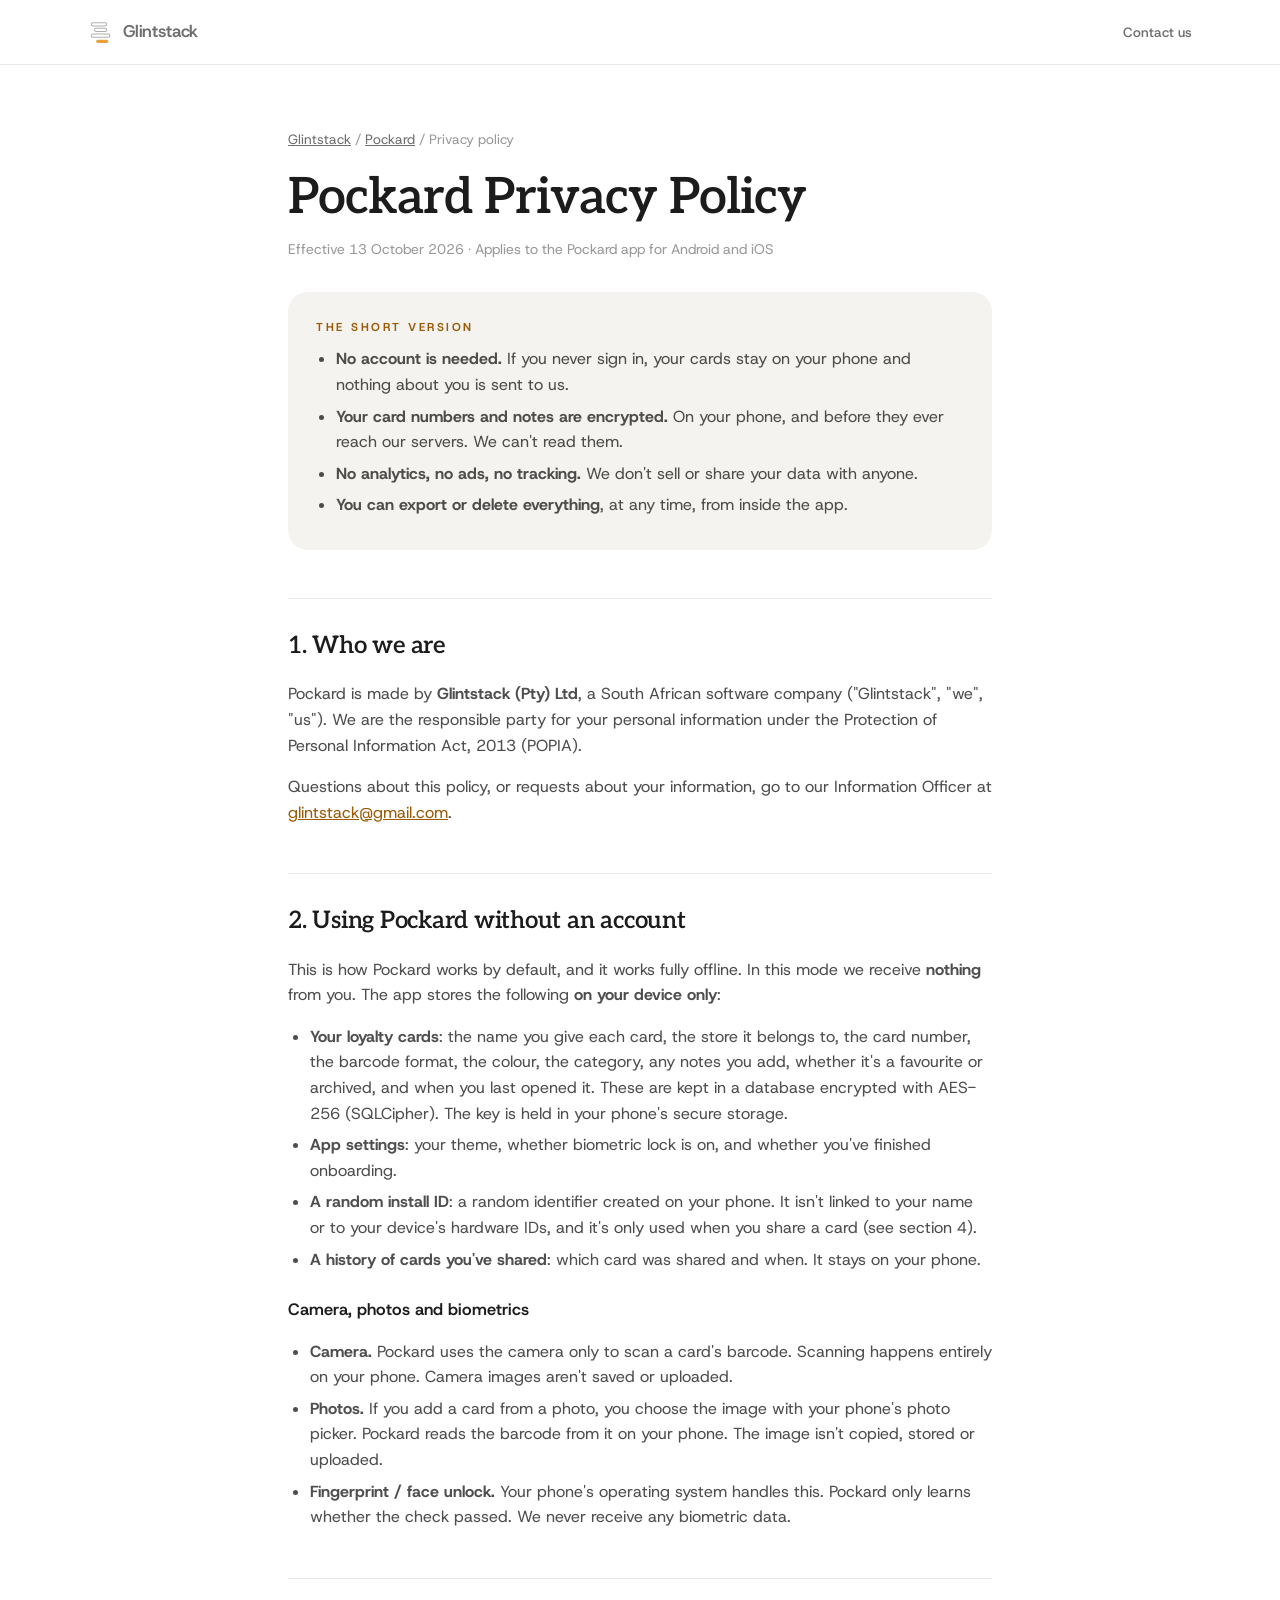
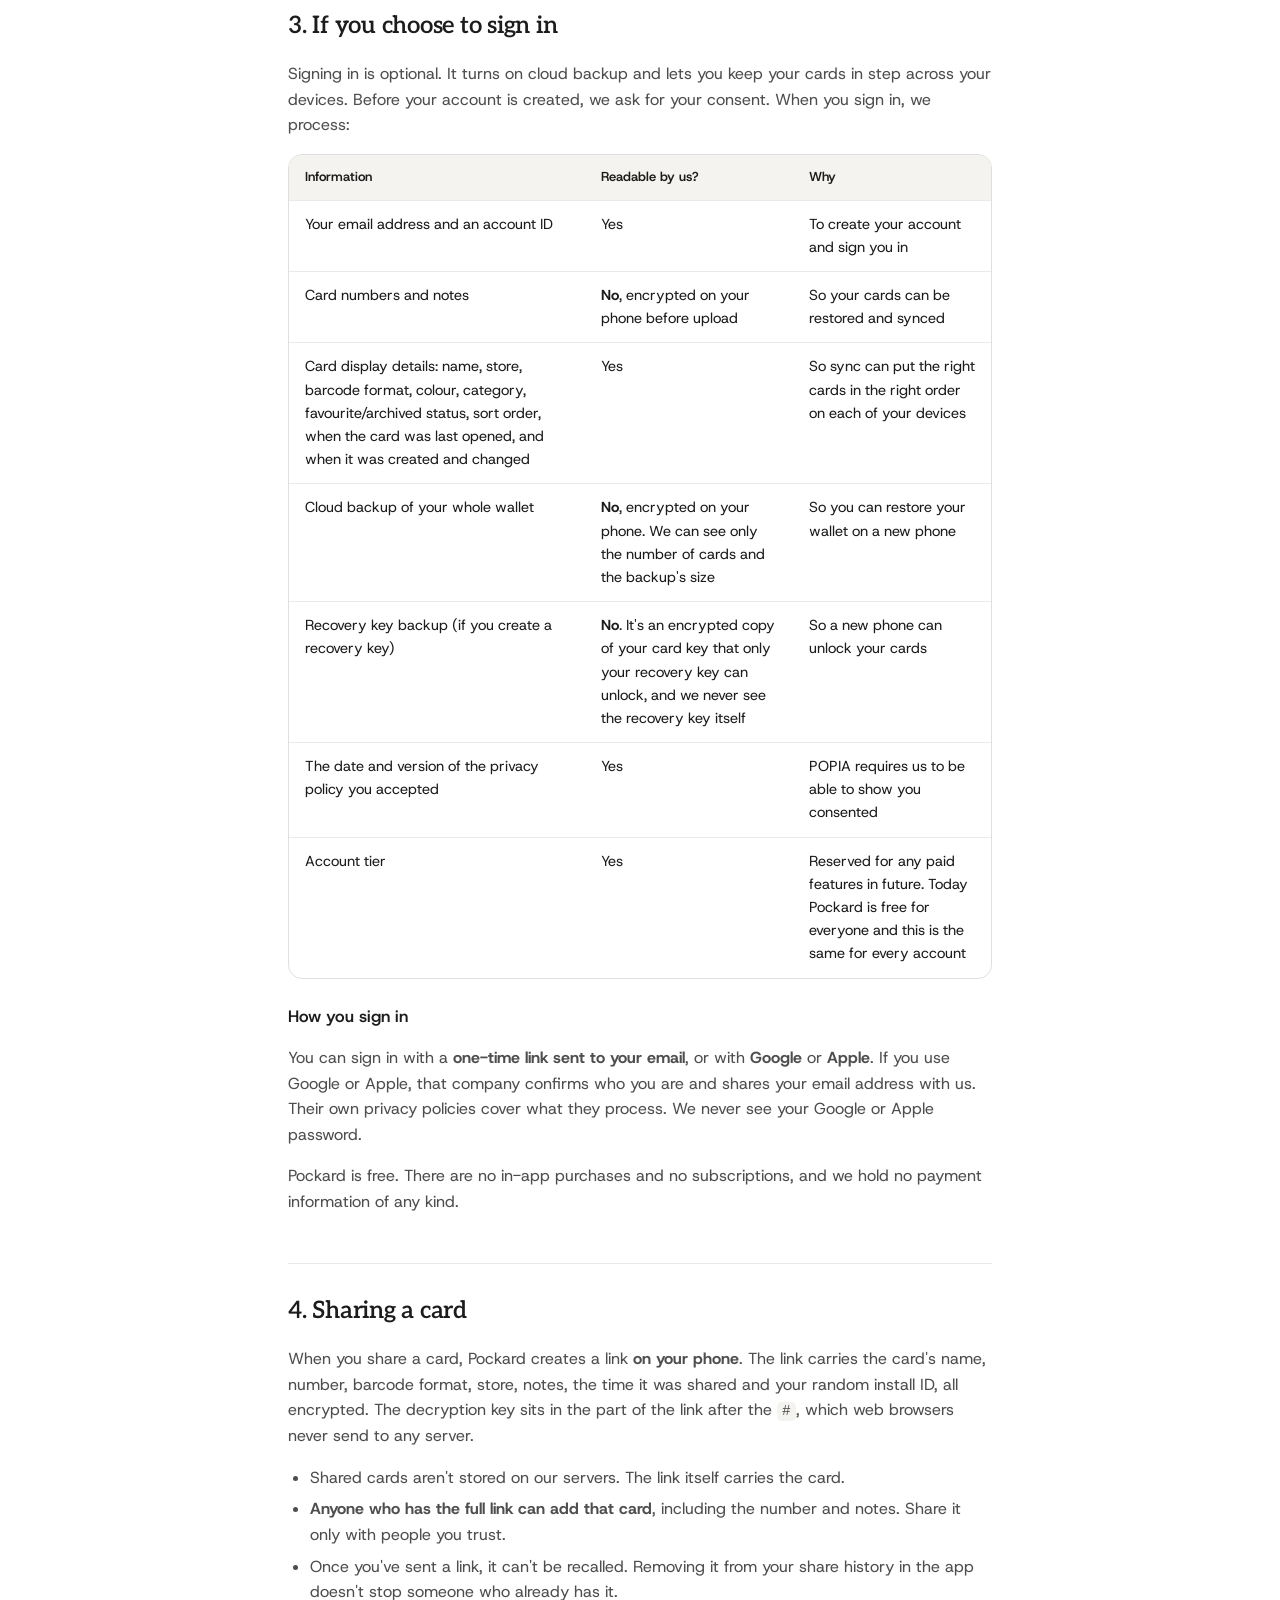
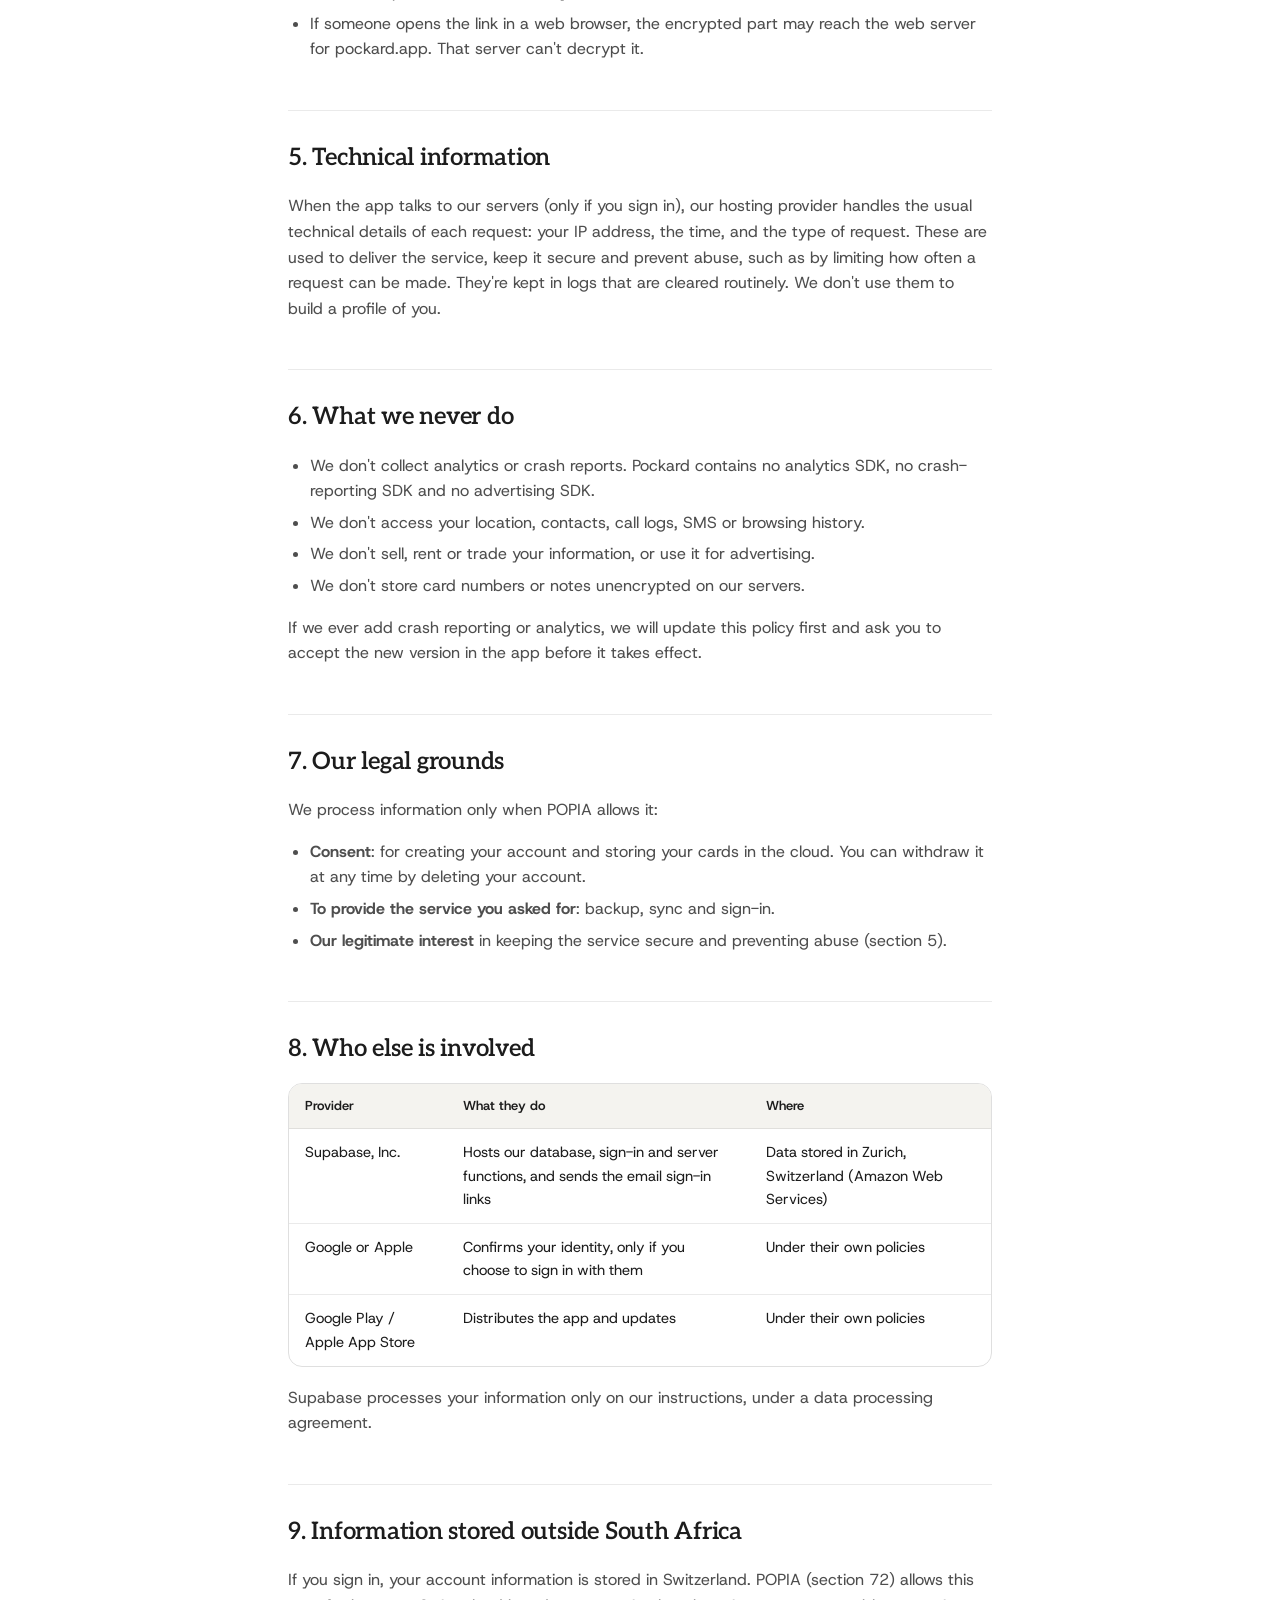
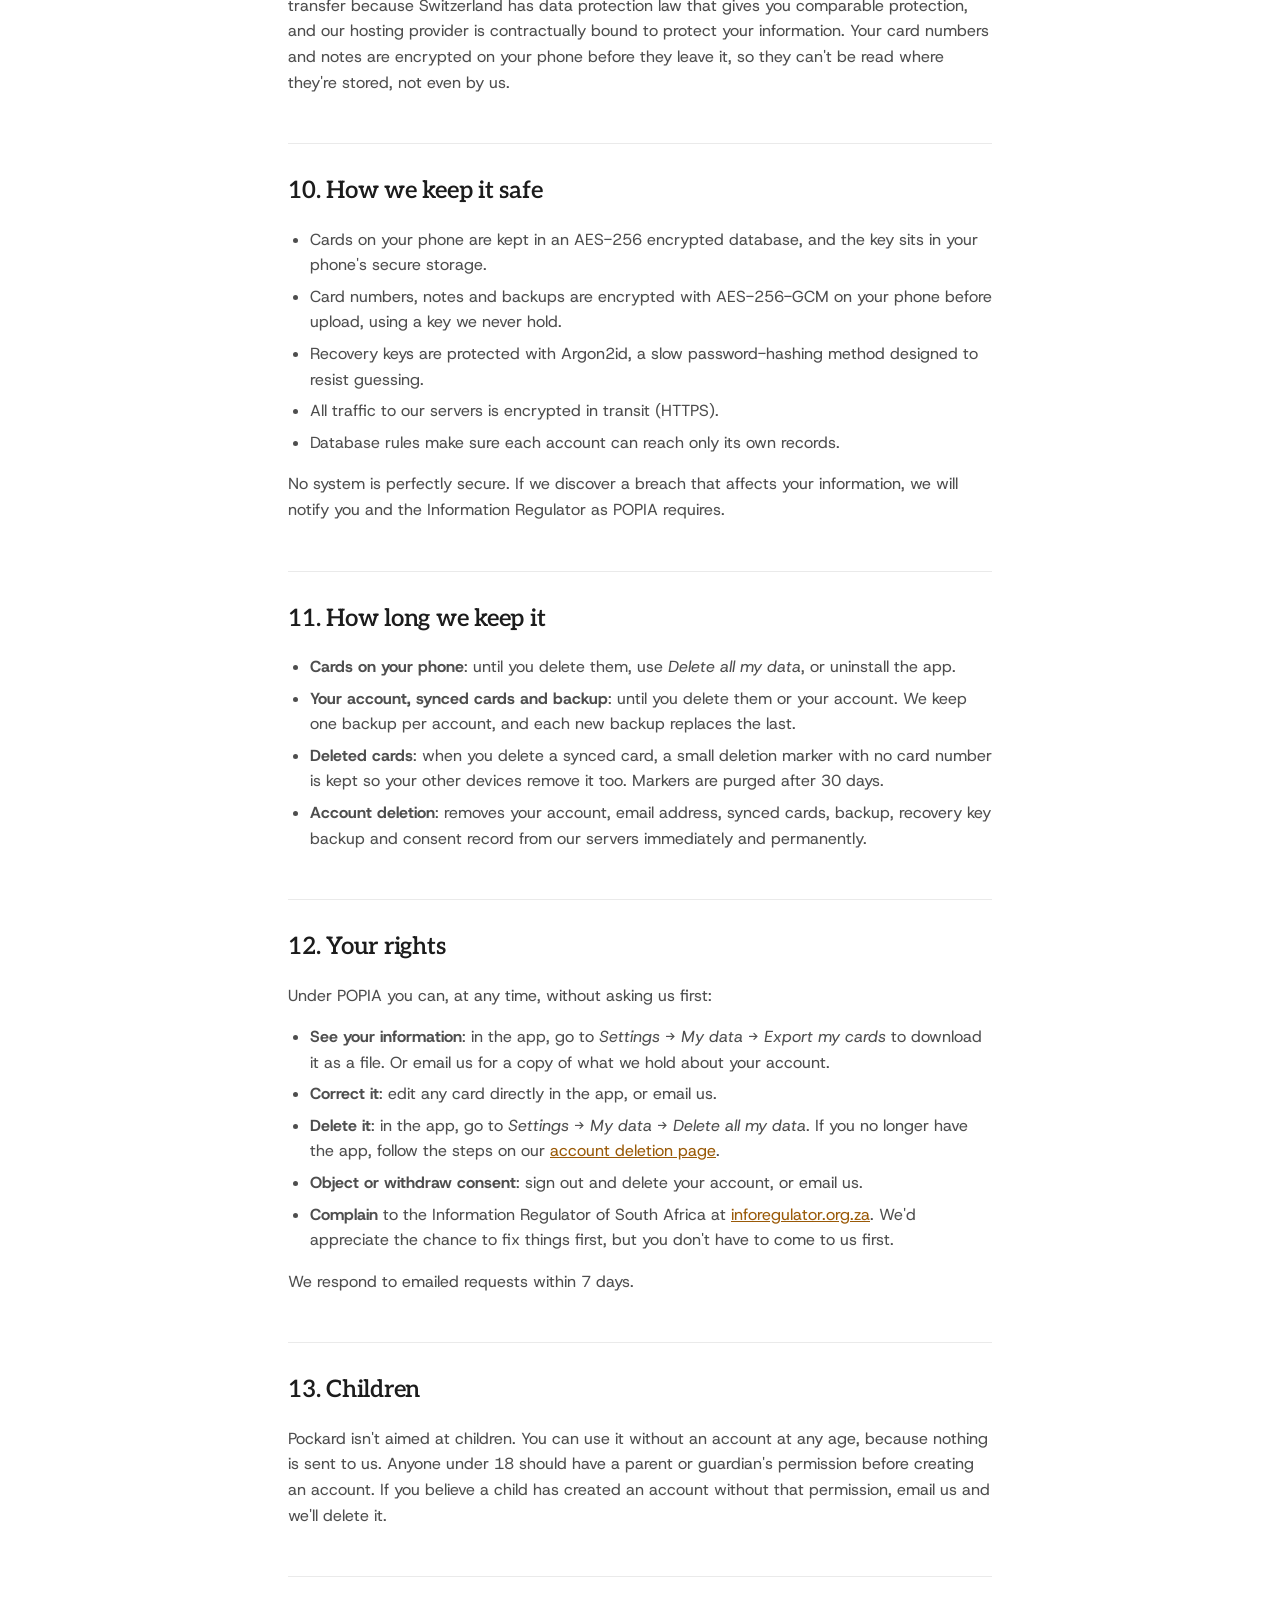
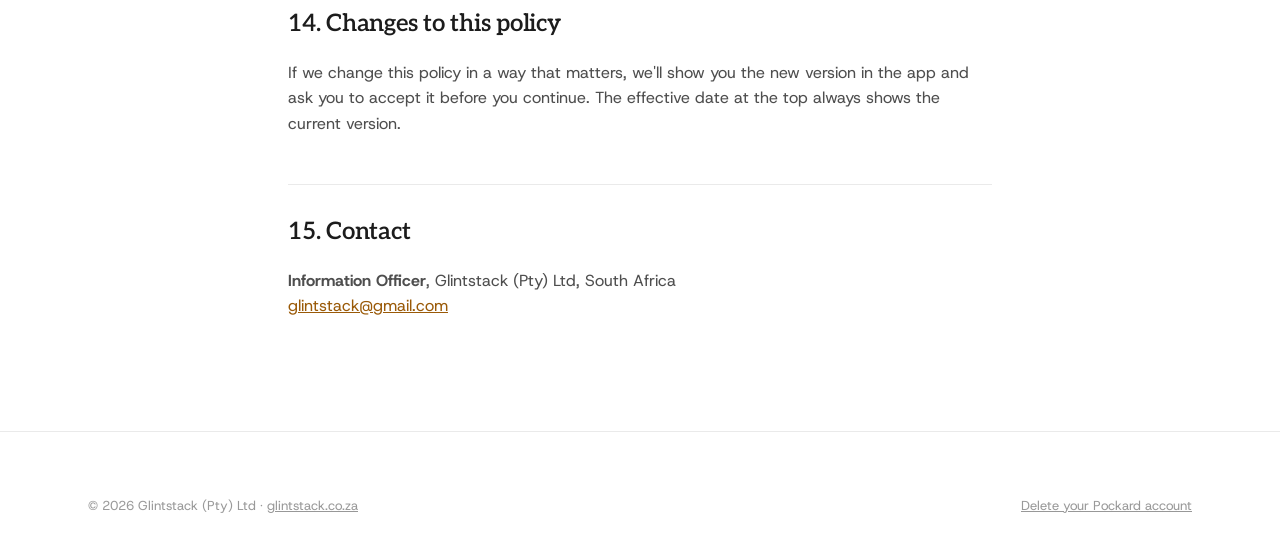
<file: pockard/privacy/index.html>
<!DOCTYPE html>
<html lang="en-ZA">
<head>
<meta charset="UTF-8">
<meta name="viewport" content="width=device-width, initial-scale=1, viewport-fit=cover">
<title>Pockard Privacy Policy — Glintstack</title>
<meta name="description" content="How Pockard, the loyalty card wallet by Glintstack, handles your information. Plain English, POPIA-compliant, no tracking.">
<link rel="canonical" href="https://glintstack.co.za/pockard/privacy/">
<meta name="theme-color" content="#FFFFFF">
<link rel="icon" href="/favicon.svg" type="image/svg+xml">
<link rel="preconnect" href="https://fonts.googleapis.com">
<link rel="preconnect" href="https://fonts.gstatic.com" crossorigin>
<link href="https://fonts.googleapis.com/css2?family=Aleo:wght@500;600&family=Host+Grotesk:wght@400;500;600;700&display=swap" rel="stylesheet">
<link rel="stylesheet" href="/assets/site.css">
</head>
<body>
<a class="skip" href="#main">Skip to content</a>
<header class="site-header">
  <nav class="wrap nav" aria-label="Main">
    <a class="brand" href="/" aria-label="Glintstack home">
      <svg viewBox="0 0 64 64" aria-hidden="true"><rect x="8" y="9" width="38" height="8" rx="4" fill="none" stroke="currentColor" stroke-opacity=".55" stroke-width="2.6"/><rect x="16" y="23" width="30" height="8" rx="4" fill="none" stroke="currentColor" stroke-opacity=".55" stroke-width="2.6"/><rect x="8" y="37" width="46" height="8" rx="4" fill="none" stroke="currentColor" stroke-opacity=".55" stroke-width="2.6"/><rect x="20" y="51" width="30" height="8" rx="4" fill="#E9A23B"/></svg>
      <span class="word">Glintstack</span>
    </a>
    <ul><li><a class="btn-sm" href="mailto:glintstack@gmail.com">Contact us</a></li></ul>
  </nav>
</header>

<main id="main" class="doc">
  <div class="wrap narrow">
    <p class="crumb"><a href="/">Glintstack</a> / <a href="/#pockard">Pockard</a> / Privacy policy</p>
    <h1>Pockard Privacy Policy</h1>
    <p class="meta">Effective 13 October 2026 · Applies to the Pockard app for Android and iOS</p>

    <div class="summary">
      <span class="hand">the short version</span>
      <ul>
        <li><strong>No account is needed.</strong> If you never sign in, your cards stay on your phone and nothing about you is sent to us.</li>
        <li><strong>Your card numbers and notes are encrypted.</strong> On your phone, and before they ever reach our servers. We can't read them.</li>
        <li><strong>No analytics, no ads, no tracking.</strong> We don't sell or share your data with anyone.</li>
        <li><strong>You can export or delete everything</strong>, at any time, from inside the app.</li>
      </ul>
    </div>

    <h2>1. Who we are</h2>
    <p>Pockard is made by <strong>Glintstack (Pty) Ltd</strong>, a South African software company ("Glintstack", "we", "us"). We are the responsible party for your personal information under the Protection of Personal Information Act, 2013 (POPIA).</p>
    <p>Questions about this policy, or requests about your information, go to our Information Officer at <a href="mailto:glintstack@gmail.com?subject=Pockard%20privacy">glintstack@gmail.com</a>.</p>

    <h2>2. Using Pockard without an account</h2>
    <p>This is how Pockard works by default, and it works fully offline. In this mode we receive <strong>nothing</strong> from you. The app stores the following <strong>on your device only</strong>:</p>
    <ul>
      <li><strong>Your loyalty cards</strong>: the name you give each card, the store it belongs to, the card number, the barcode format, the colour, the category, any notes you add, whether it's a favourite or archived, and when you last opened it. These are kept in a database encrypted with AES-256 (SQLCipher). The key is held in your phone's secure storage.</li>
      <li><strong>App settings</strong>: your theme, whether biometric lock is on, and whether you've finished onboarding.</li>
      <li><strong>A random install ID</strong>: a random identifier created on your phone. It isn't linked to your name or to your device's hardware IDs, and it's only used when you share a card (see section 4).</li>
      <li><strong>A history of cards you've shared</strong>: which card was shared and when. It stays on your phone.</li>
    </ul>
    <h3>Camera, photos and biometrics</h3>
    <ul>
      <li><strong>Camera.</strong> Pockard uses the camera only to scan a card's barcode. Scanning happens entirely on your phone. Camera images aren't saved or uploaded.</li>
      <li><strong>Photos.</strong> If you add a card from a photo, you choose the image with your phone's photo picker. Pockard reads the barcode from it on your phone. The image isn't copied, stored or uploaded.</li>
      <li><strong>Fingerprint / face unlock.</strong> Your phone's operating system handles this. Pockard only learns whether the check passed. We never receive any biometric data.</li>
    </ul>

    <h2>3. If you choose to sign in</h2>
    <p>Signing in is optional. It turns on cloud backup and lets you keep your cards in step across your devices. Before your account is created, we ask for your consent. When you sign in, we process:</p>
    <div class="table-wrap"><table>
      <thead><tr><th>Information</th><th>Readable by us?</th><th>Why</th></tr></thead>
      <tbody>
        <tr><td>Your email address and an account ID</td><td>Yes</td><td>To create your account and sign you in</td></tr>
        <tr><td>Card numbers and notes</td><td><strong>No</strong>, encrypted on your phone before upload</td><td>So your cards can be restored and synced</td></tr>
        <tr><td>Card display details: name, store, barcode format, colour, category, favourite/archived status, sort order, when the card was last opened, and when it was created and changed</td><td>Yes</td><td>So sync can put the right cards in the right order on each of your devices</td></tr>
        <tr><td>Cloud backup of your whole wallet</td><td><strong>No</strong>, encrypted on your phone. We can see only the number of cards and the backup's size</td><td>So you can restore your wallet on a new phone</td></tr>
        <tr><td>Recovery key backup (if you create a recovery key)</td><td><strong>No</strong>. It's an encrypted copy of your card key that only your recovery key can unlock, and we never see the recovery key itself</td><td>So a new phone can unlock your cards</td></tr>
        <tr><td>The date and version of the privacy policy you accepted</td><td>Yes</td><td>POPIA requires us to be able to show you consented</td></tr>
        <tr><td>Account tier</td><td>Yes</td><td>Reserved for any paid features in future. Today Pockard is free for everyone and this is the same for every account</td></tr>
      </tbody>
    </table></div>
    <h3>How you sign in</h3>
    <p>You can sign in with a <strong>one-time link sent to your email</strong>, or with <strong>Google</strong> or <strong>Apple</strong>. If you use Google or Apple, that company confirms who you are and shares your email address with us. Their own privacy policies cover what they process. We never see your Google or Apple password.</p>
    <p>Pockard is free. There are no in-app purchases and no subscriptions, and we hold no payment information of any kind.</p>

    <h2>4. Sharing a card</h2>
    <p>When you share a card, Pockard creates a link <strong>on your phone</strong>. The link carries the card's name, number, barcode format, store, notes, the time it was shared and your random install ID, all encrypted. The decryption key sits in the part of the link after the <code>#</code>, which web browsers never send to any server.</p>
    <ul>
      <li>Shared cards aren't stored on our servers. The link itself carries the card.</li>
      <li><strong>Anyone who has the full link can add that card</strong>, including the number and notes. Share it only with people you trust.</li>
      <li>Once you've sent a link, it can't be recalled. Removing it from your share history in the app doesn't stop someone who already has it.</li>
      <li>If someone opens the link in a web browser, the encrypted part may reach the web server for pockard.app. That server can't decrypt it.</li>
    </ul>

    <h2>5. Technical information</h2>
    <p>When the app talks to our servers (only if you sign in), our hosting provider handles the usual technical details of each request: your IP address, the time, and the type of request. These are used to deliver the service, keep it secure and prevent abuse, such as by limiting how often a request can be made. They're kept in logs that are cleared routinely. We don't use them to build a profile of you.</p>

    <h2>6. What we never do</h2>
    <ul>
      <li>We don't collect analytics or crash reports. Pockard contains no analytics SDK, no crash-reporting SDK and no advertising SDK.</li>
      <li>We don't access your location, contacts, call logs, SMS or browsing history.</li>
      <li>We don't sell, rent or trade your information, or use it for advertising.</li>
      <li>We don't store card numbers or notes unencrypted on our servers.</li>
    </ul>
    <p>If we ever add crash reporting or analytics, we will update this policy first and ask you to accept the new version in the app before it takes effect.</p>

    <h2>7. Our legal grounds</h2>
    <p>We process information only when POPIA allows it:</p>
    <ul>
      <li><strong>Consent</strong>: for creating your account and storing your cards in the cloud. You can withdraw it at any time by deleting your account.</li>
      <li><strong>To provide the service you asked for</strong>: backup, sync and sign-in.</li>
      <li><strong>Our legitimate interest</strong> in keeping the service secure and preventing abuse (section 5).</li>
    </ul>

    <h2>8. Who else is involved</h2>
    <div class="table-wrap"><table>
      <thead><tr><th>Provider</th><th>What they do</th><th>Where</th></tr></thead>
      <tbody>
        <tr><td>Supabase, Inc.</td><td>Hosts our database, sign-in and server functions, and sends the email sign-in links</td><td>Data stored in Zurich, Switzerland (Amazon Web Services)</td></tr>
        <tr><td>Google or Apple</td><td>Confirms your identity, only if you choose to sign in with them</td><td>Under their own policies</td></tr>
        <tr><td>Google Play / Apple App Store</td><td>Distributes the app and updates</td><td>Under their own policies</td></tr>
      </tbody>
    </table></div>
    <p>Supabase processes your information only on our instructions, under a data processing agreement.</p>

    <h2>9. Information stored outside South Africa</h2>
    <p>If you sign in, your account information is stored in Switzerland. POPIA (section 72) allows this transfer because Switzerland has data protection law that gives you comparable protection, and our hosting provider is contractually bound to protect your information. Your card numbers and notes are encrypted on your phone before they leave it, so they can't be read where they're stored, not even by us.</p>

    <h2>10. How we keep it safe</h2>
    <ul>
      <li>Cards on your phone are kept in an AES-256 encrypted database, and the key sits in your phone's secure storage.</li>
      <li>Card numbers, notes and backups are encrypted with AES-256-GCM on your phone before upload, using a key we never hold.</li>
      <li>Recovery keys are protected with Argon2id, a slow password-hashing method designed to resist guessing.</li>
      <li>All traffic to our servers is encrypted in transit (HTTPS).</li>
      <li>Database rules make sure each account can reach only its own records.</li>
    </ul>
    <p>No system is perfectly secure. If we discover a breach that affects your information, we will notify you and the Information Regulator as POPIA requires.</p>

    <h2>11. How long we keep it</h2>
    <ul>
      <li><strong>Cards on your phone</strong>: until you delete them, use <em>Delete all my data</em>, or uninstall the app.</li>
      <li><strong>Your account, synced cards and backup</strong>: until you delete them or your account. We keep one backup per account, and each new backup replaces the last.</li>
      <li><strong>Deleted cards</strong>: when you delete a synced card, a small deletion marker with no card number is kept so your other devices remove it too. Markers are purged after 30 days.</li>
      <li><strong>Account deletion</strong>: removes your account, email address, synced cards, backup, recovery key backup and consent record from our servers immediately and permanently.</li>
    </ul>

    <h2>12. Your rights</h2>
    <p>Under POPIA you can, at any time, without asking us first:</p>
    <ul>
      <li><strong>See your information</strong>: in the app, go to <em>Settings → My data → Export my cards</em> to download it as a file. Or email us for a copy of what we hold about your account.</li>
      <li><strong>Correct it</strong>: edit any card directly in the app, or email us.</li>
      <li><strong>Delete it</strong>: in the app, go to <em>Settings → My data → Delete all my data</em>. If you no longer have the app, follow the steps on our <a href="/pockard/delete-account/">account deletion page</a>.</li>
      <li><strong>Object or withdraw consent</strong>: sign out and delete your account, or email us.</li>
      <li><strong>Complain</strong> to the Information Regulator of South Africa at <a href="https://inforegulator.org.za" rel="noopener">inforegulator.org.za</a>. We'd appreciate the chance to fix things first, but you don't have to come to us first.</li>
    </ul>
    <p>We respond to emailed requests within 7 days.</p>

    <h2>13. Children</h2>
    <p>Pockard isn't aimed at children. You can use it without an account at any age, because nothing is sent to us. Anyone under 18 should have a parent or guardian's permission before creating an account. If you believe a child has created an account without that permission, email us and we'll delete it.</p>

    <h2>14. Changes to this policy</h2>
    <p>If we change this policy in a way that matters, we'll show you the new version in the app and ask you to accept it before you continue. The effective date at the top always shows the current version.</p>

    <h2>15. Contact</h2>
    <p><strong>Information Officer</strong>, Glintstack (Pty) Ltd, South Africa<br>
    <a href="mailto:glintstack@gmail.com?subject=Pockard%20privacy">glintstack@gmail.com</a></p>
  </div>
</main>

<footer class="site">
  <div class="wrap">
    <div class="legal" style="margin-top:0;border-top:0;padding-top:0">
      <span>© 2026 Glintstack (Pty) Ltd · <a href="/" style="color:inherit">glintstack.co.za</a></span>
      <span><a href="/pockard/delete-account/" style="color:inherit">Delete your Pockard account</a></span>
    </div>
  </div>
</footer>
<script>
  var h = document.querySelector('.site-header');
  addEventListener('scroll', function () { h.classList.toggle('scrolled', scrollY > 8); }, { passive: true });
</script>
</body>
</html>
</file>
<file: assets/site.css>
/* Glintstack — shared styles */
:root {
  --bg: #FFFFFF;
  --panel: #F4F3EF;
  --ink: #1C1C1C;
  --ink-2: rgba(28,28,28,0.64);
  --ink-3: rgba(28,28,28,0.45);
  --line: rgba(28,28,28,0.09);
  --line-2: rgba(28,28,28,0.14);
  --accent: #E9A23B;      /* the glint */
  --accent-ink: #9A5A08;  /* accent that reads as text on white */
  --accent-soft: rgba(233,162,59,0.12);
  --radius: 24px;
  --ease: cubic-bezier(.2,.7,.2,1);
  --serif: 'Aleo', Georgia, 'Times New Roman', serif;
  --sans: 'Host Grotesk', -apple-system, BlinkMacSystemFont, 'Segoe UI', sans-serif;
}
*, *::before, *::after { box-sizing: border-box; }
html { scroll-behavior: smooth; scroll-padding-top: 84px; }
body {
  margin: 0; background: var(--bg); color: var(--ink);
  font-family: var(--sans); font-size: 16px; line-height: 1.6;
  -webkit-font-smoothing: antialiased; overflow-x: hidden;
}
a { color: inherit; }
img, svg { display: block; }
.wrap { max-width: 1160px; margin: 0 auto; padding: 0 28px; }
.narrow { max-width: 760px; }
@media (max-width: 520px) { .wrap { padding: 0 18px; } }
.skip { position: absolute; left: -9999px; }
.skip:focus { left: 16px; top: 12px; z-index: 100; background: var(--ink); color: #fff; padding: 8px 14px; border-radius: 8px; }
:focus-visible { outline: 2px solid var(--accent); outline-offset: 3px; border-radius: 6px; }

/* type */
.serif { font-family: var(--serif); }
.kicker { font-family: var(--sans); font-size: 11.5px; font-weight: 700; letter-spacing: .22em; text-transform: uppercase; color: var(--accent-ink); margin: 0 0 14px; }
h1, h2, h3 { font-family: var(--serif); font-weight: 600; color: var(--ink); }
h1 em, h2 em, h3 em { font-style: italic; font-weight: 500; color: var(--ink-3); }

/* header */
.site-header {
  position: sticky; top: 0; z-index: 50;
  padding-top: env(safe-area-inset-top, 0px);
  background: rgba(255,255,255,0.86);
  backdrop-filter: saturate(160%) blur(12px); -webkit-backdrop-filter: saturate(160%) blur(12px);
  border-bottom: 1px solid var(--line);
}
.nav { display: flex; justify-content: space-between; align-items: center; height: 64px; }
.brand { display: flex; align-items: center; gap: 9px; text-decoration: none; color: var(--ink); }
.brand svg { width: 26px; height: 26px; }
.word { font-family: var(--sans); font-size: 17px; font-weight: 600; letter-spacing: -0.01em; }
.nav ul { display: flex; gap: 26px; list-style: none; margin: 0; padding: 0; align-items: center; }
.nav a { text-decoration: none; font-size: 13.5px; font-weight: 500; color: var(--ink-2); transition: color .2s; }
.nav a:hover { color: var(--ink); }
@media (max-width: 720px) { .nav li.hide-sm { display: none; } }

/* buttons */
.btn {
  display: inline-flex; align-items: center; gap: 8px; text-decoration: none; cursor: pointer;
  font-family: var(--sans); font-weight: 500; font-size: 15px; padding: 12px 20px; border-radius: 999px; border: 0;
  transition: transform .2s var(--ease), background .2s, box-shadow .2s;
}
.btn:hover { transform: translateY(-1px); }
.btn-dark { background: var(--ink); color: #fff; box-shadow: 0 1px 2px rgba(0,0,0,.2), inset 0 1px 0 rgba(255,255,255,.12); }
.btn-dark:hover { background: #333; }
.btn-light { background: #fff; color: var(--ink); box-shadow: 0 0 0 1px var(--line-2), 0 1px 2px rgba(28,28,28,.06); }
.btn-light:hover { box-shadow: 0 0 0 1px rgba(28,28,28,.25), 0 2px 6px rgba(28,28,28,.08); }
.btn svg { width: 15px; height: 15px; }

/* footer */
footer.site { border-top: 1px solid var(--line); padding: 64px 0 calc(36px + env(safe-area-inset-bottom, 0px)); }
.foot { display: flex; justify-content: space-between; align-items: flex-start; flex-wrap: wrap; gap: 40px; }
.foot p { margin: 14px 0 0; font-size: 14px; color: var(--ink-2); max-width: 32ch; }
.foot-links { display: flex; gap: 64px; flex-wrap: wrap; }
.foot-links h4 { font-size: 13px; font-weight: 600; margin: 0 0 14px; color: var(--ink); }
.foot-links a, .foot-links span { display: block; font-size: 14px; color: var(--ink-2); text-decoration: none; margin-bottom: 9px; }
.foot-links a:hover { color: var(--ink); }
.legal { margin-top: 48px; padding-top: 22px; border-top: 1px solid var(--line); display: flex; justify-content: space-between; flex-wrap: wrap; gap: 12px; font-size: 13px; color: var(--ink-3); }
.legal a { color: inherit; }

/* floating contact chip */
.chip {
  position: fixed; right: 20px; bottom: calc(20px + env(safe-area-inset-bottom, 0px)); z-index: 60;
  display: flex; align-items: center; gap: 10px; text-decoration: none; color: var(--ink);
  background: #fff; border-radius: 16px; padding: 8px 14px 8px 8px;
  box-shadow: 0 0 0 1px var(--line), 0 8px 24px -8px rgba(28,28,28,.25);
  transition: transform .2s var(--ease);
}
.chip:hover { transform: translateY(-2px); }
.chip .ic { width: 34px; height: 34px; border-radius: 50%; display: grid; place-items: center; background: var(--accent-soft); color: var(--accent-ink); }
.chip .ic svg { width: 17px; height: 17px; }
.chip small { display: flex; align-items: center; gap: 5px; font-size: 10.5px; color: var(--ink-3); line-height: 1.2; }
.chip small::before { content: ''; width: 6px; height: 6px; border-radius: 50%; background: #22A06B; }
.chip b { display: block; font-size: 13.5px; font-weight: 600; line-height: 1.25; }

/* long-form documents (privacy, deletion) */
.doc { padding: 64px 0 96px; }
.doc .crumb { font-size: 13.5px; color: var(--ink-3); margin: 0 0 20px; }
.doc .crumb a { color: var(--ink-2); }
.doc h1 { font-size: clamp(34px, 5vw, 50px); line-height: 1.1; letter-spacing: -0.02em; margin: 0 0 12px; }
.doc .meta { color: var(--ink-3); font-size: 14px; margin: 0 0 32px; }
.doc .summary { background: var(--panel); border-radius: 20px; padding: 26px 28px; margin: 0 0 40px; }
.doc .summary .hand { display: block; font-size: 11.5px; font-weight: 700; letter-spacing: .22em; text-transform: uppercase; color: var(--accent-ink); margin-bottom: 10px; }
.doc .summary ul { margin: 0; padding-left: 20px; }
.doc .summary li { margin-bottom: 6px; }
.doc h2 { font-size: 24px; letter-spacing: -0.01em; margin: 48px 0 12px; padding-top: 28px; border-top: 1px solid var(--line); }
.doc h3 { font-family: var(--sans); font-size: 16.5px; font-weight: 600; margin: 24px 0 8px; }
.doc p, .doc li { color: rgba(28,28,28,0.78); }
.doc ul, .doc ol { padding-left: 22px; }
.doc li { margin-bottom: 6px; }
.doc a { color: var(--accent-ink); }
.doc code { font-size: .9em; background: var(--panel); padding: .1em .35em; border-radius: 5px; }
.doc .table-wrap { overflow-x: auto; margin: 14px 0 18px; border: 1px solid var(--line-2); border-radius: 14px; }
.doc table { border-collapse: collapse; width: 100%; font-size: 14.5px; min-width: 520px; }
.doc th, .doc td { text-align: left; padding: 12px 16px; border-bottom: 1px solid var(--line); vertical-align: top; }
.doc tr:last-child td { border-bottom: 0; }
.doc th { font-weight: 600; background: var(--panel); font-size: 13px; }
.doc .callout { border-left: 3px solid var(--accent); background: var(--panel); padding: 16px 20px; border-radius: 0 12px 12px 0; margin: 16px 0; }

/* reveal (JS only) */
.js .reveal { opacity: 0; transform: translateY(14px); transition: opacity .7s var(--ease), transform .7s var(--ease); }
.js .reveal.in { opacity: 1; transform: none; }

@media (prefers-reduced-motion: reduce) {
  html { scroll-behavior: auto; }
  *, *::before, *::after { animation: none !important; transition: none !important; }
  .js .reveal { opacity: 1; transform: none; }
}
</file>
